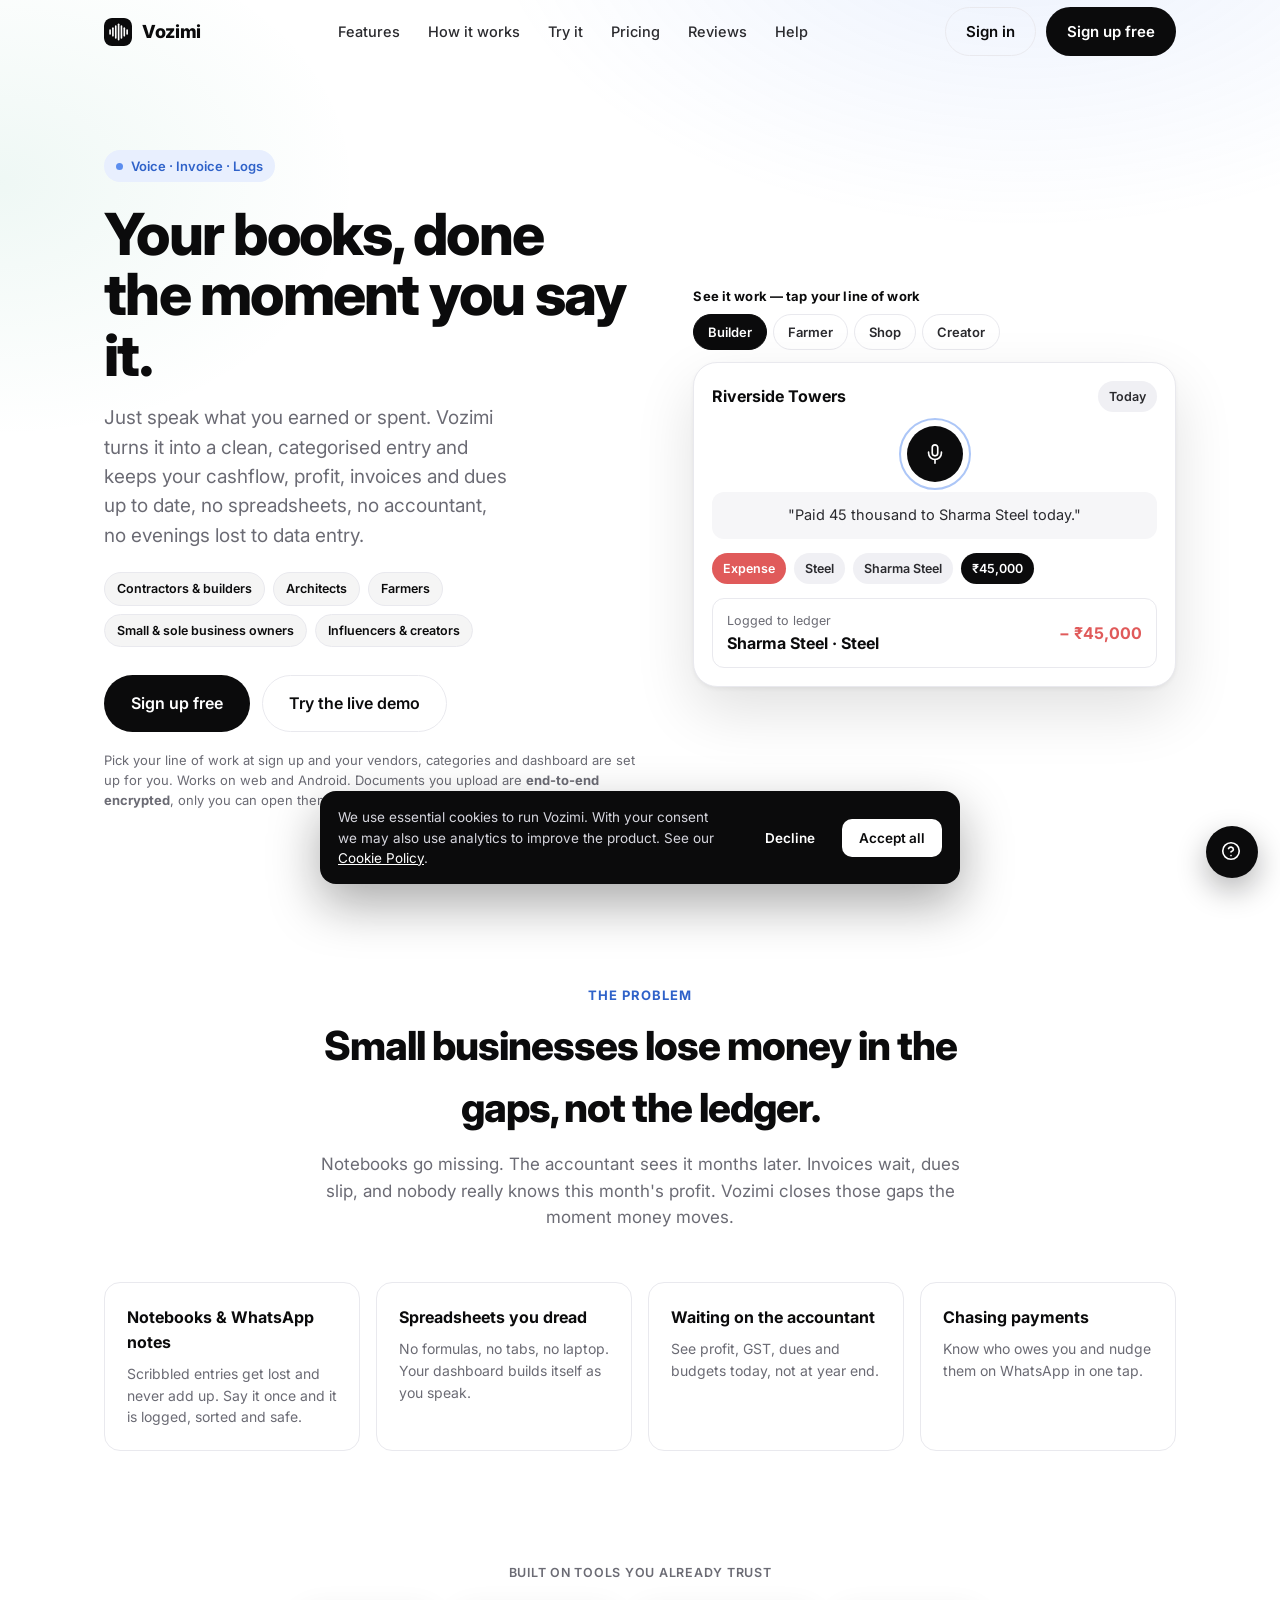
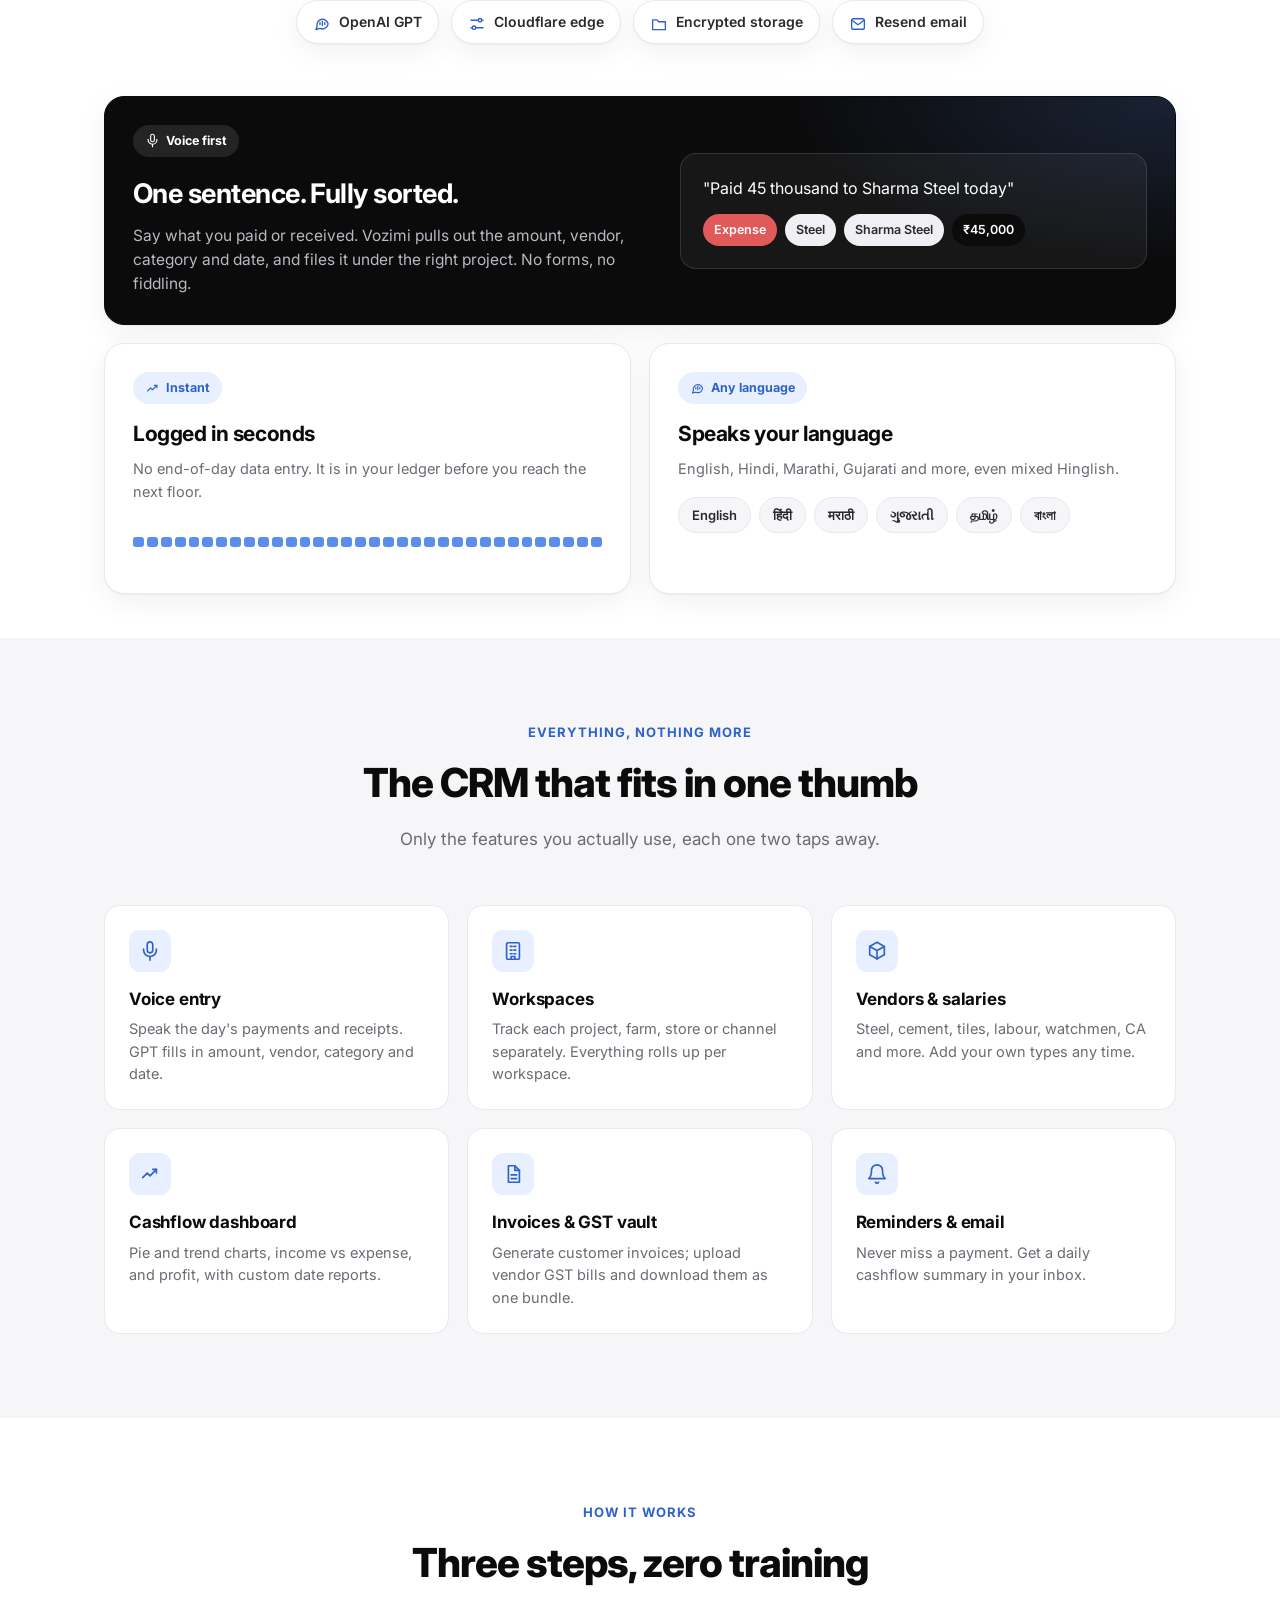
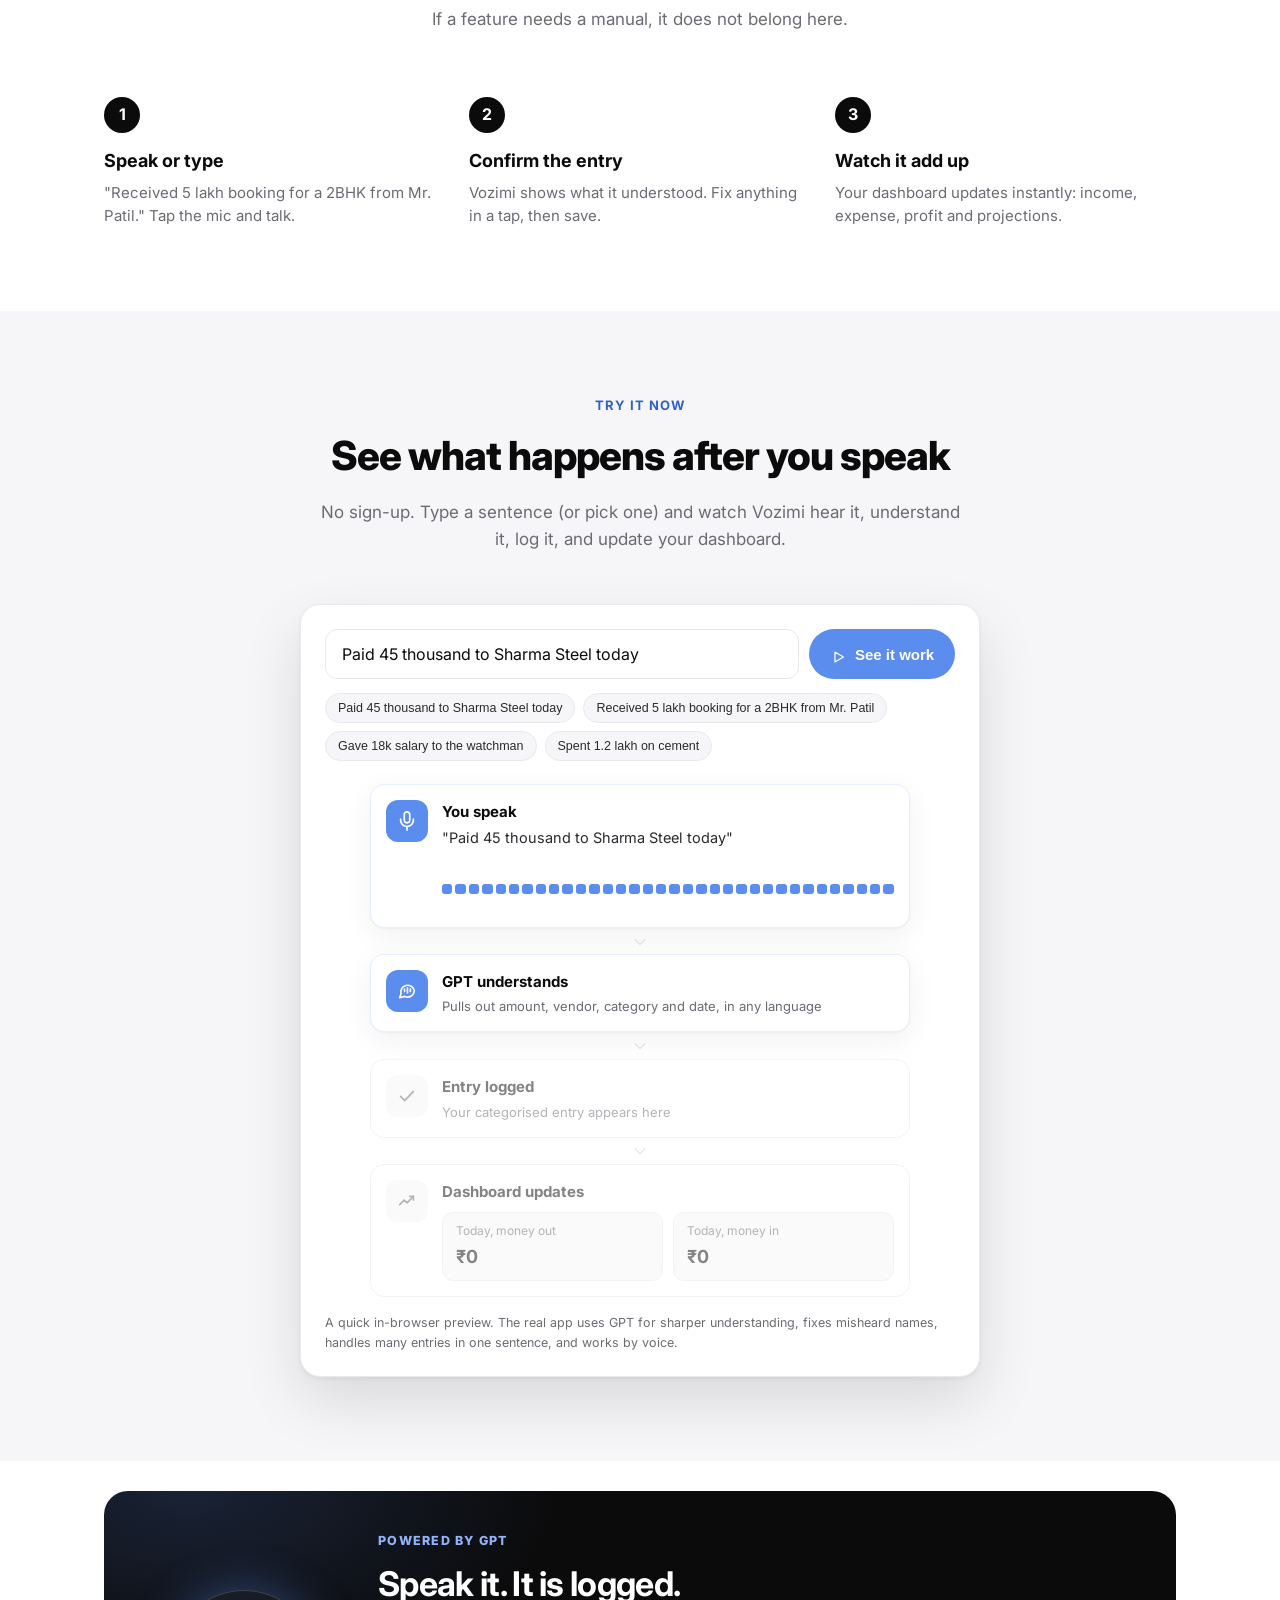
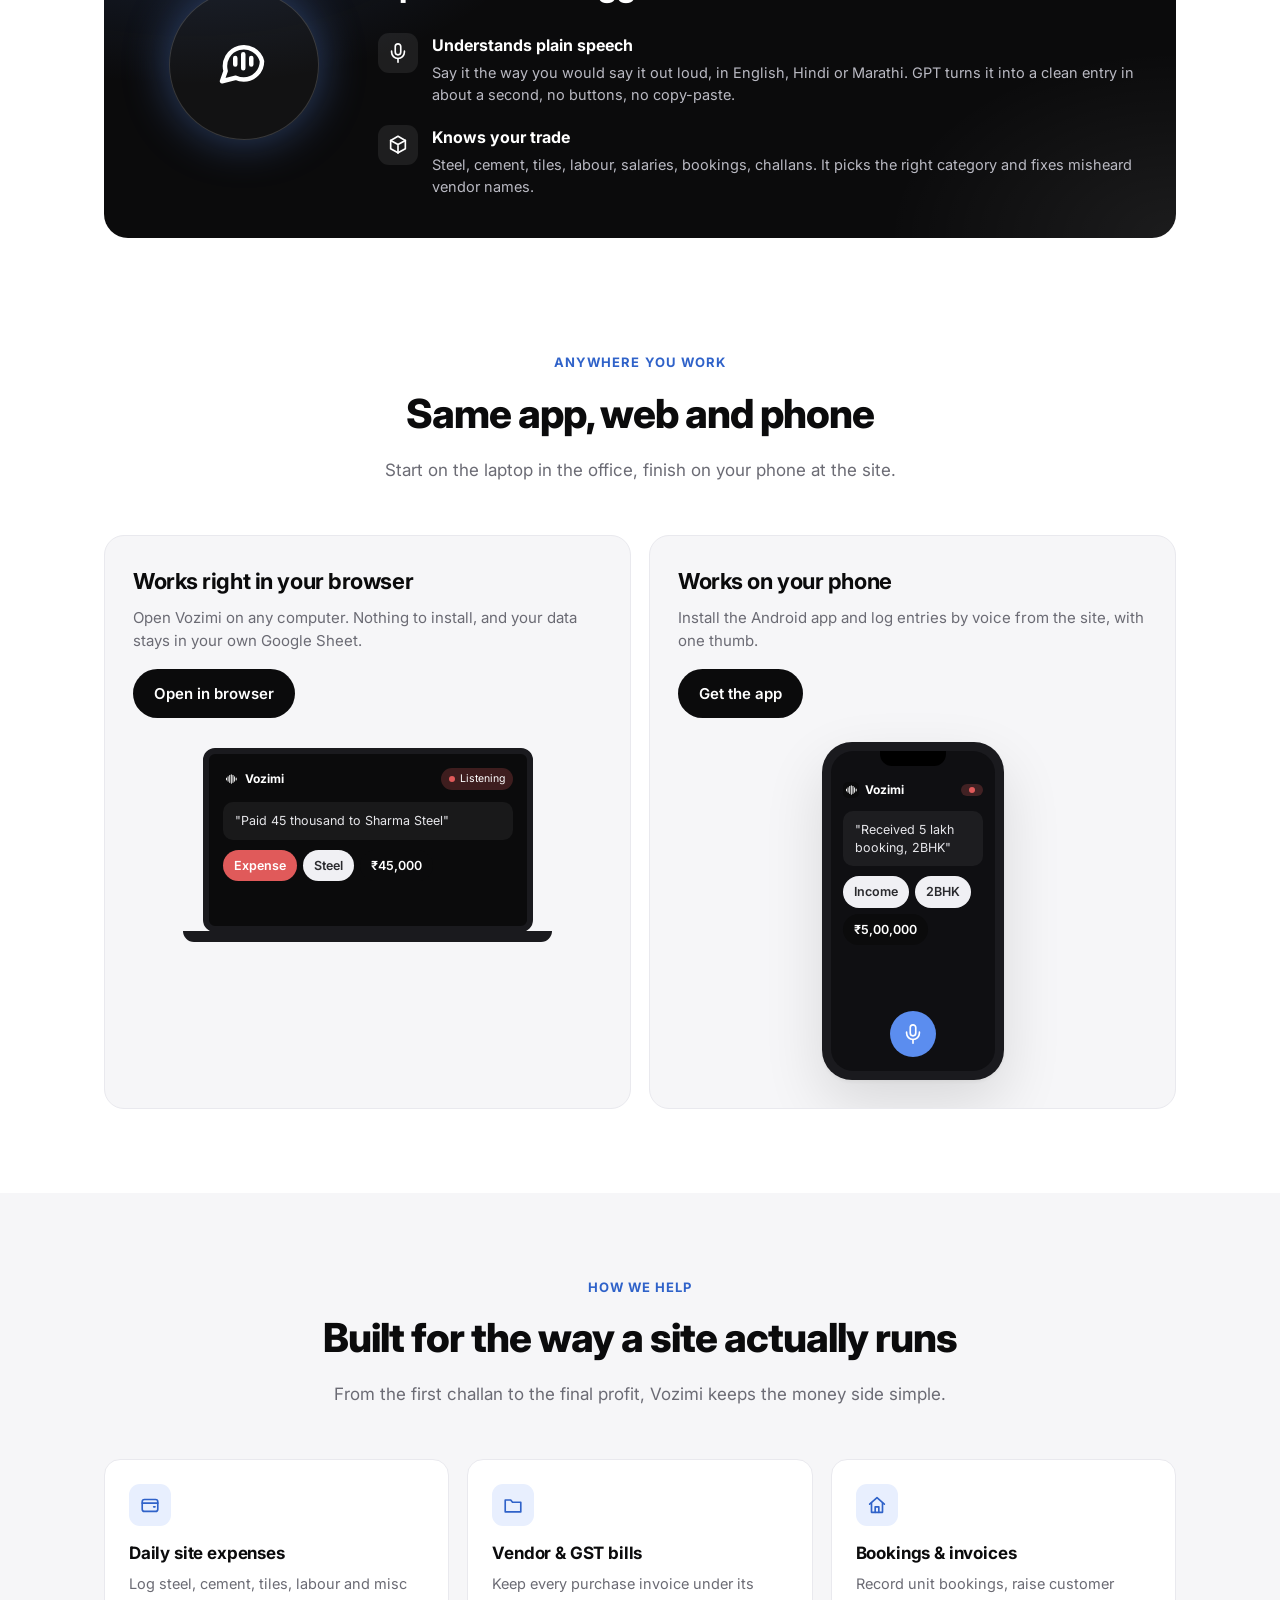
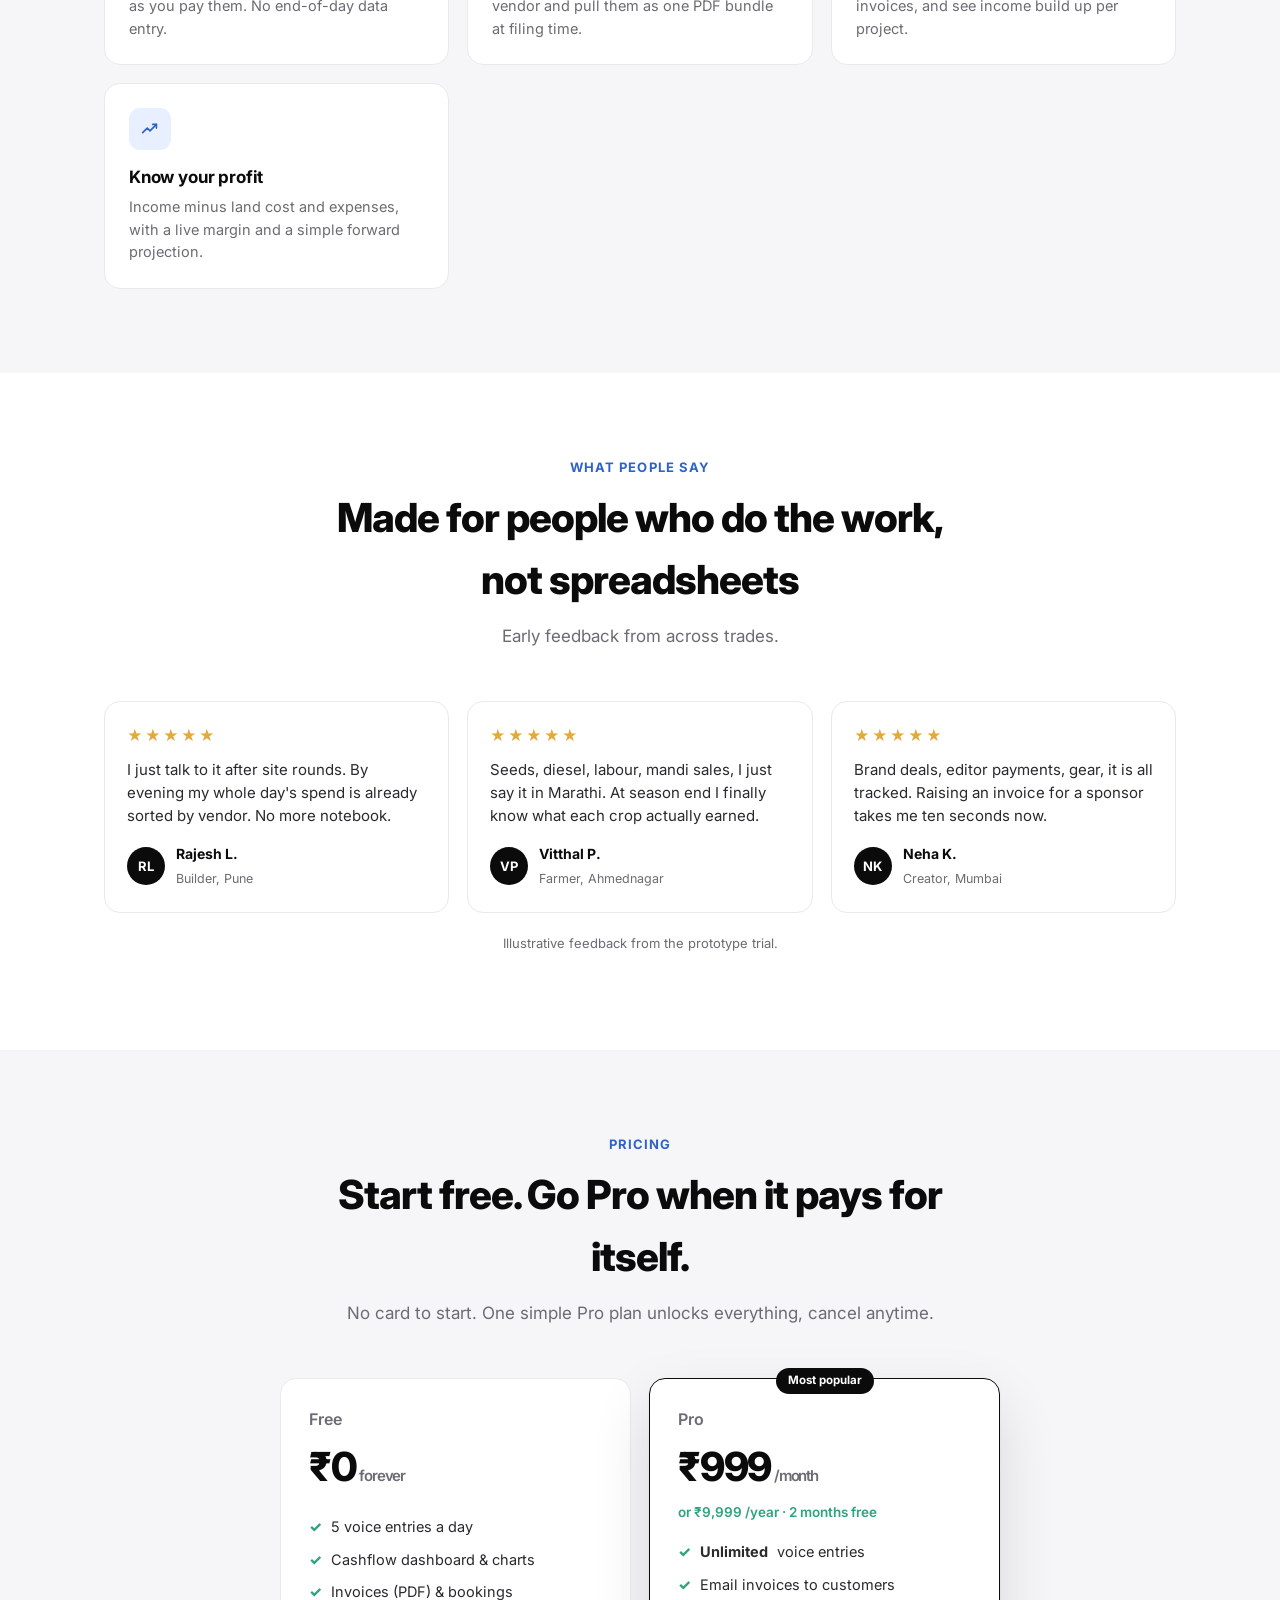
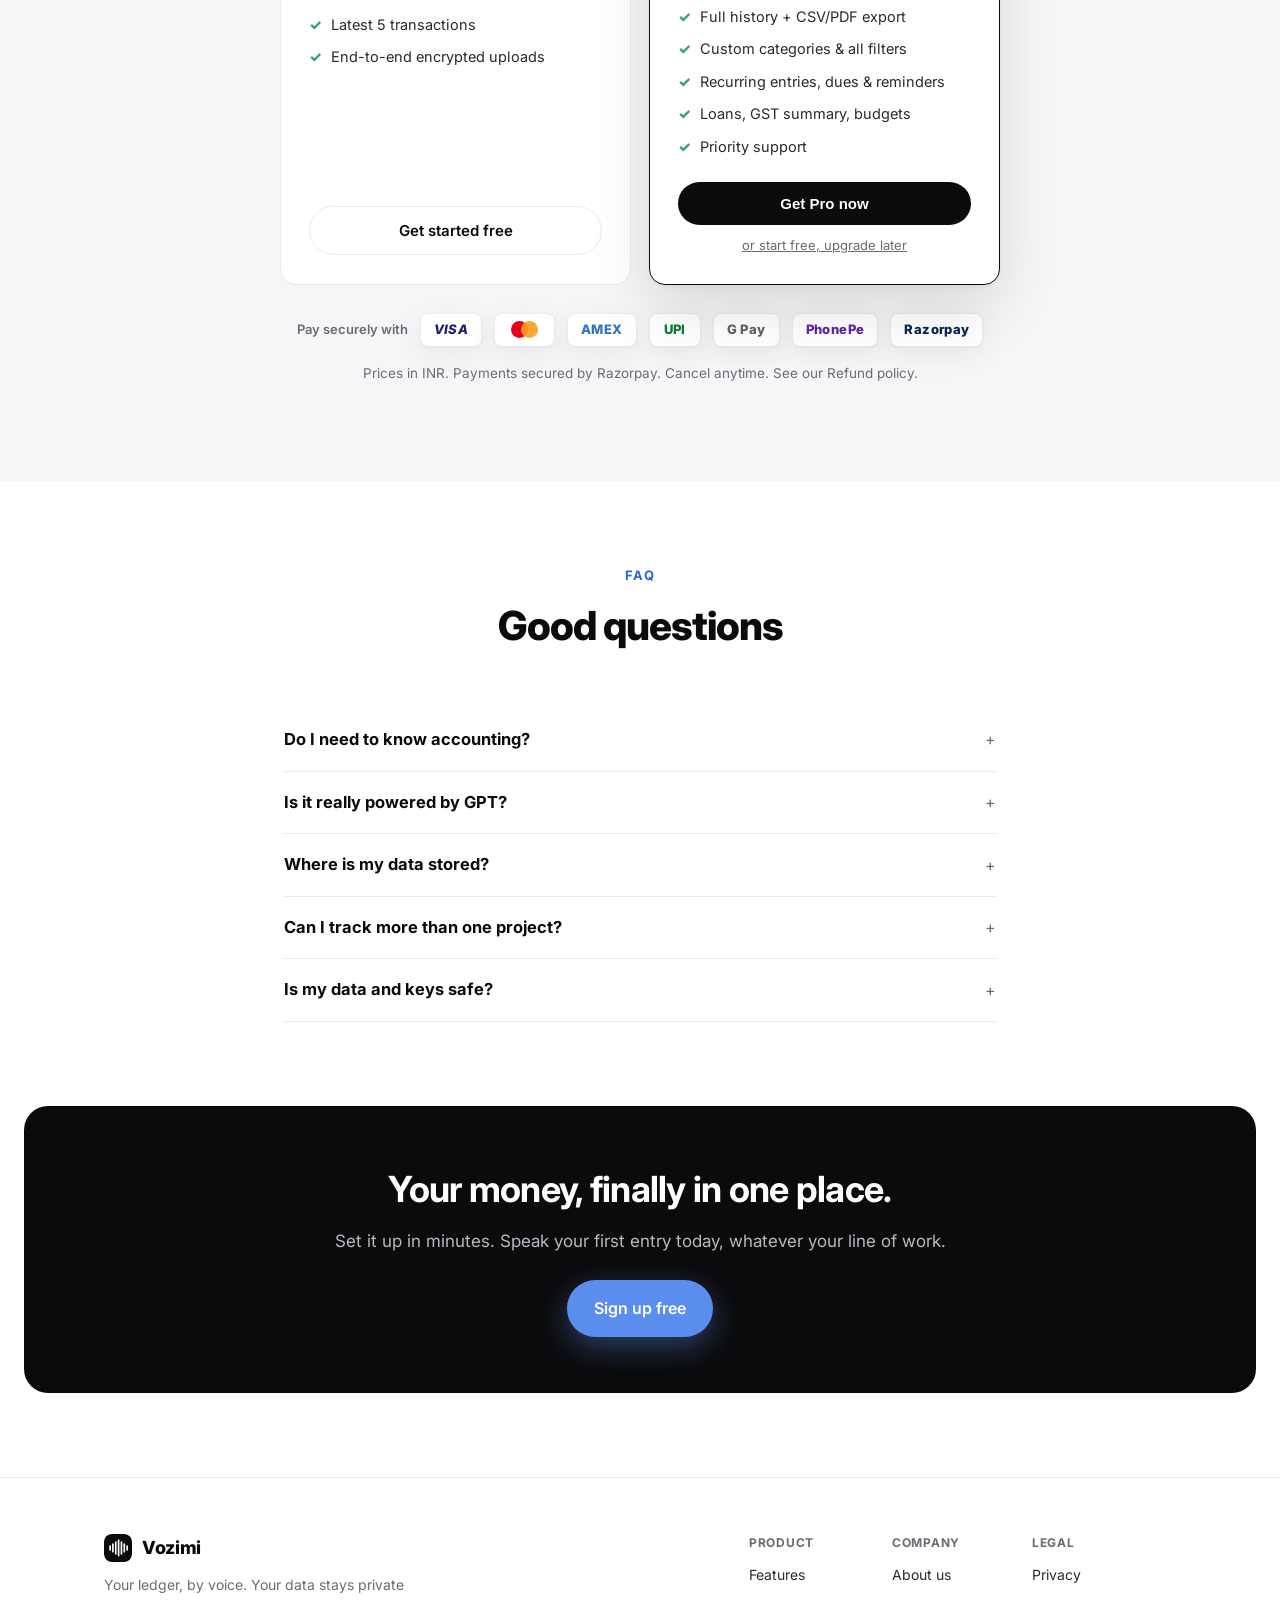
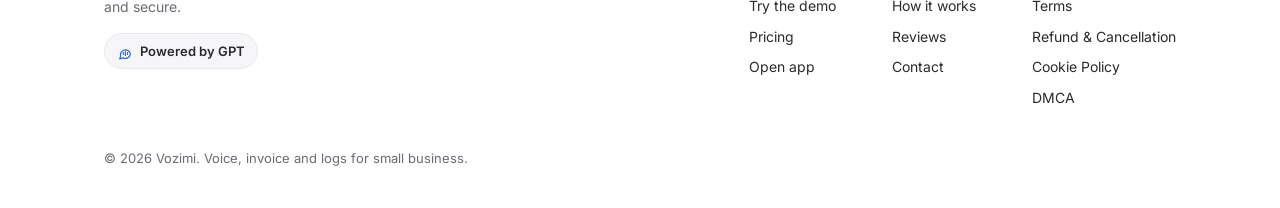
<file: index.html>
<!doctype html>
<html lang="en">
<head>
<meta charset="utf-8"/>
<meta name="viewport" content="width=device-width,initial-scale=1"/>
<title>Vozimi — voice, invoice and logs in one place</title>
<meta name="description" content="Vozimi is the simplest way to run your business books. Just say what you earned or spent and it logs, categorises and charts your cashflow, raises invoices, and tracks dues, for contractors, farmers, shops, creators and any small business. No spreadsheets, no accountant."/>
<meta name="theme-color" content="#0B0B0C"/>
<link rel="icon" href="assets/icons/icon.svg"/>
<link rel="apple-touch-icon" href="assets/icons/icon.svg"/>
<link rel="manifest" href="manifest.webmanifest"/>
<meta property="og:title" content="Vozimi — voice, invoice and logs in one place"/>
<meta property="og:description" content="Just say what you earned or spent. Vozimi keeps your books, raises invoices and tracks dues. Built for small business."/>
<meta property="og:type" content="website"/>
<link rel="preconnect" href="https://fonts.googleapis.com"/>
<link rel="preconnect" href="https://fonts.gstatic.com" crossorigin/>
<link href="https://fonts.googleapis.com/css2?family=Inter:wght@400;500;600;700;800&display=swap" rel="stylesheet"/>
<link rel="stylesheet" href="css/site.css"/>
</head>
<body>

<!-- NAV -->
<header class="nav" id="nav">
  <div class="wrap nav-in">
    <a class="brand" href="#top"><img src="assets/icons/icon.svg" alt=""/> Vozimi</a>
    <nav class="nav-links" id="navLinks">
      <a href="#features">Features</a>
      <a href="#how">How it works</a>
      <a href="#try">Try it</a>
      <a href="#pricing">Pricing</a>
      <a href="#reviews">Reviews</a>
      <a href="contact.html">Help</a>
      <a class="mobile-only" href="app.html">Sign in</a>
      <a class="mobile-only" href="app.html?signup=1">Sign up</a>
    </nav>
    <div class="nav-cta">
      <a class="btn btn-ghost" href="app.html">Sign in</a>
      <a class="btn btn-dark" href="app.html?signup=1">Sign up free</a>
    </div>
    <button class="nav-toggle" id="navToggle" aria-label="Menu"><span></span><span></span><span></span></button>
  </div>
</header>

<main id="top">

<!-- HERO -->
<section class="hero">
  <div class="wrap hero-grid">
    <div class="reveal in">
      <span class="eyebrow"><span class="dot"></span> Voice &middot; Invoice &middot; Logs</span>
      <h1 class="hero-title">Your books, done the moment you say it.</h1>
      <p class="hero-sub">Just speak what you earned or spent. Vozimi turns it into a clean, categorised entry and keeps your cashflow, profit, invoices and dues up to date, no spreadsheets, no accountant, no evenings lost to data entry.</p>
      <ul class="aud-chips" aria-label="Who it is for">
        <li>Contractors &amp; builders</li>
        <li>Architects</li>
        <li>Farmers</li>
        <li>Small &amp; sole business owners</li>
        <li>Influencers &amp; creators</li>
      </ul>
      <div class="hero-cta">
        <a class="btn btn-dark btn-lg" href="app.html?signup=1">Sign up free</a>
        <a class="btn btn-ghost btn-lg" href="#try">Try the live demo</a>
      </div>
      <p class="hero-note">Pick your line of work at sign up and your vendors, categories and dashboard are set up for you. Works on web and Android. Documents you upload are <b>end-to-end encrypted</b>, only you can open them.</p>
    </div>
    <div class="reveal in" data-d="1">
      <p class="demo-cap">See it work &mdash; tap your line of work</p>
      <div class="demo-tabs" id="demoTabs" role="tablist">
        <button class="on" data-dt="builder">Builder</button>
        <button data-dt="farmer">Farmer</button>
        <button data-dt="shop">Shop</button>
        <button data-dt="creator">Creator</button>
      </div>
      <div class="mock">
        <div class="mock-head"><strong id="dmProj">Riverside Towers</strong><span class="chip">Today</span></div>
        <div class="mic" aria-hidden="true" data-ic="mic"></div>
        <div class="said" id="dmSaid">"Paid 45 thousand to Sharma Steel today."</div>
        <div class="chip-row" id="dmChips">
          <span class="chip exp">Expense</span>
          <span class="chip">Steel</span>
          <span class="chip">Sharma Steel</span>
          <span class="chip amt">&#8377;45,000</span>
        </div>
        <div class="entry-card">
          <div><div class="muted" style="font-size:12.5px" id="dmLedger">Logged to ledger</div><b id="dmEntry">Sharma Steel &middot; Steel</b></div>
          <b id="dmAmt" style="color:var(--expense)">&minus; &#8377;45,000</b>
        </div>
      </div>
    </div>
  </div>
</section>

<!-- PROBLEM -->
<section class="problem">
  <div class="wrap">
    <div class="sec-head reveal">
      <div class="kicker">The problem</div>
      <h2>Small businesses lose money in the gaps, not the ledger.</h2>
      <p>Notebooks go missing. The accountant sees it months later. Invoices wait, dues slip, and nobody really knows this month's profit. Vozimi closes those gaps the moment money moves.</p>
    </div>
    <div class="prob-grid reveal" data-d="1">
      <div class="prob-card"><h3>Notebooks &amp; WhatsApp notes</h3><p>Scribbled entries get lost and never add up. Say it once and it is logged, sorted and safe.</p></div>
      <div class="prob-card"><h3>Spreadsheets you dread</h3><p>No formulas, no tabs, no laptop. Your dashboard builds itself as you speak.</p></div>
      <div class="prob-card"><h3>Waiting on the accountant</h3><p>See profit, GST, dues and budgets today, not at year end.</p></div>
      <div class="prob-card"><h3>Chasing payments</h3><p>Know who owes you and nudge them on WhatsApp in one tap.</p></div>
    </div>
  </div>
</section>

<!-- POWERED BY / TRUST -->
<section class="powered">
  <div class="wrap">
    <p class="powered-label reveal">Built on tools you already trust</p>
    <div class="badges reveal" data-d="1">
      <span class="badge"><span data-ic="agent"></span> OpenAI GPT</span>
      <span class="badge"><span data-ic="settings"></span> Cloudflare edge</span>
      <span class="badge"><span data-ic="folder"></span> Encrypted storage</span>
      <span class="badge"><span data-ic="mail"></span> Resend email</span>
    </div>
  </div>
</section>

<!-- SHOWCASE BAND -->
<section class="showcase">
  <div class="wrap">
    <div class="show-grid">
      <article class="show-card show-dark reveal">
        <div class="show-text">
          <span class="show-tag"><span data-ic="mic"></span> Voice first</span>
          <h3>One sentence. Fully sorted.</h3>
          <p>Say what you paid or received. Vozimi pulls out the amount, vendor, category and date, and files it under the right project. No forms, no fiddling.</p>
        </div>
        <div class="show-demo">
          <div class="show-said">"Paid 45 thousand to Sharma Steel today"</div>
          <div class="chip-row">
            <span class="chip exp">Expense</span><span class="chip">Steel</span><span class="chip">Sharma Steel</span><span class="chip amt">&#8377;45,000</span>
          </div>
        </div>
      </article>
      <article class="show-card reveal" data-d="1">
        <span class="show-tag light"><span data-ic="trendUp"></span> Instant</span>
        <h3>Logged in seconds</h3>
        <p>No end-of-day data entry. It is in your ledger before you reach the next floor.</p>
        <div class="wave static" id="showWave"></div>
      </article>
      <article class="show-card reveal" data-d="2">
        <span class="show-tag light"><span data-ic="agent"></span> Any language</span>
        <h3>Speaks your language</h3>
        <p>English, Hindi, Marathi, Gujarati and more, even mixed Hinglish.</p>
        <div class="lang-chips"><span>English</span><span>&#2361;&#2367;&#2306;&#2342;&#2368;</span><span>&#2350;&#2352;&#2366;&#2336;&#2368;</span><span>&#2711;&#2753;&#2716;&#2736;&#2750;&#2724;&#2752;</span><span>&#2980;&#2990;&#3007;&#2996;&#3021;</span><span>&#2476;&#2494;&#2434;&#2482;&#2494;</span></div>
      </article>
    </div>
  </div>
</section>

<!-- FEATURES -->
<section class="features" id="features">
  <div class="wrap">
    <div class="sec-head reveal">
      <div class="kicker">Everything, nothing more</div>
      <h2>The CRM that fits in one thumb</h2>
      <p>Only the features you actually use, each one two taps away.</p>
    </div>
    <div class="feat-grid">
      <div class="feat reveal"><div class="ico" data-ic="mic"></div><h3>Voice entry</h3><p>Speak the day's payments and receipts. GPT fills in amount, vendor, category and date.</p></div>
      <div class="feat reveal" data-d="1"><div class="ico" data-ic="building"></div><h3>Workspaces</h3><p>Track each project, farm, store or channel separately. Everything rolls up per workspace.</p></div>
      <div class="feat reveal" data-d="2"><div class="ico" data-ic="cube"></div><h3>Vendors &amp; salaries</h3><p>Steel, cement, tiles, labour, watchmen, CA and more. Add your own types any time.</p></div>
      <div class="feat reveal"><div class="ico" data-ic="trendUp"></div><h3>Cashflow dashboard</h3><p>Pie and trend charts, income vs expense, and profit, with custom date reports.</p></div>
      <div class="feat reveal" data-d="1"><div class="ico" data-ic="doc"></div><h3>Invoices &amp; GST vault</h3><p>Generate customer invoices; upload vendor GST bills and download them as one bundle.</p></div>
      <div class="feat reveal" data-d="2"><div class="ico" data-ic="bell"></div><h3>Reminders &amp; email</h3><p>Never miss a payment. Get a daily cashflow summary in your inbox.</p></div>
    </div>
  </div>
</section>

<!-- HOW IT WORKS -->
<section id="how">
  <div class="wrap">
    <div class="sec-head reveal">
      <div class="kicker">How it works</div>
      <h2>Three steps, zero training</h2>
      <p>If a feature needs a manual, it does not belong here.</p>
    </div>
    <div class="steps">
      <div class="step reveal"><div class="n">1</div><h3>Speak or type</h3><p>"Received 5 lakh booking for a 2BHK from Mr. Patil." Tap the mic and talk.</p></div>
      <div class="step reveal" data-d="1"><div class="n">2</div><h3>Confirm the entry</h3><p>Vozimi shows what it understood. Fix anything in a tap, then save.</p></div>
      <div class="step reveal" data-d="2"><div class="n">3</div><h3>Watch it add up</h3><p>Your dashboard updates instantly: income, expense, profit and projections.</p></div>
    </div>
  </div>
</section>

<!-- TRY IT (interactive workflow) -->
<section class="tryit" id="try">
  <div class="wrap">
    <div class="sec-head reveal">
      <div class="kicker">Try it now</div>
      <h2>See what happens after you speak</h2>
      <p>No sign-up. Type a sentence (or pick one) and watch Vozimi hear it, understand it, log it, and update your dashboard.</p>
    </div>
    <div class="try-card reveal" data-d="1">
      <div class="try-in">
        <input id="tryInput" type="text" placeholder="e.g. Paid 45 thousand to Sharma Steel today" aria-label="Try a sentence"/>
        <button class="btn btn-accent" id="tryBtn"><span data-ic="play"></span> See it work</button>
      </div>
      <div class="try-samples" id="trySamples">
        <button class="sample">Paid 45 thousand to Sharma Steel today</button>
        <button class="sample">Received 5 lakh booking for a 2BHK from Mr. Patil</button>
        <button class="sample">Gave 18k salary to the watchman</button>
        <button class="sample">Spent 1.2 lakh on cement</button>
      </div>

      <div class="workflow" id="workflow">
        <div class="wf-step" data-s="1">
          <div class="wf-ic" data-ic="mic"></div>
          <div class="wf-body">
            <div class="wf-t">You speak</div>
            <div class="wf-said" id="wfSaid">Tap a sample above, or type your own</div>
            <div class="wave" id="wfWave"></div>
          </div>
        </div>
        <div class="wf-arrow" data-ic="chevronDown"></div>
        <div class="wf-step" data-s="2">
          <div class="wf-ic" data-ic="agent"></div>
          <div class="wf-body">
            <div class="wf-t">GPT understands</div>
            <div class="wf-sub">Pulls out amount, vendor, category and date, in any language</div>
          </div>
        </div>
        <div class="wf-arrow" data-ic="chevronDown"></div>
        <div class="wf-step" data-s="3">
          <div class="wf-ic" data-ic="check"></div>
          <div class="wf-body">
            <div class="wf-t">Entry logged</div>
            <div id="wfEntry" class="wf-entry-empty">Your categorised entry appears here</div>
          </div>
        </div>
        <div class="wf-arrow" data-ic="chevronDown"></div>
        <div class="wf-step" data-s="4">
          <div class="wf-ic" data-ic="trendUp"></div>
          <div class="wf-body">
            <div class="wf-t">Dashboard updates</div>
            <div class="wf-stats">
              <div class="wf-stat"><span>Today, money out</span><b id="wfOut">&#8377;0</b></div>
              <div class="wf-stat"><span>Today, money in</span><b id="wfIn">&#8377;0</b></div>
            </div>
          </div>
        </div>
      </div>

      <p class="try-note">A quick in-browser preview. The real app uses GPT for sharper understanding, fixes misheard names, handles many entries in one sentence, and works by voice.</p>
    </div>
  </div>
</section>

<!-- POWERED BY GPT (dark band) -->
<section class="gptband">
  <div class="wrap">
    <div class="gpt-card reveal">
      <div class="gpt-logo"><span data-ic="agent"></span></div>
      <div class="gpt-content">
        <div class="gpt-kicker">Powered by GPT</div>
        <h2>Speak it. It is logged.</h2>
        <div class="gpt-rows">
          <div class="gpt-row"><div class="gpt-ic" data-ic="mic"></div><div><b>Understands plain speech</b><p>Say it the way you would say it out loud, in English, Hindi or Marathi. GPT turns it into a clean entry in about a second, no buttons, no copy-paste.</p></div></div>
          <div class="gpt-row"><div class="gpt-ic" data-ic="cube"></div><div><b>Knows your trade</b><p>Steel, cement, tiles, labour, salaries, bookings, challans. It picks the right category and fixes misheard vendor names.</p></div></div>
        </div>
      </div>
    </div>
  </div>
</section>

<!-- WORKS ON BROWSER / PHONE -->
<section>
  <div class="wrap">
    <div class="sec-head reveal">
      <div class="kicker">Anywhere you work</div>
      <h2>Same app, web and phone</h2>
      <p>Start on the laptop in the office, finish on your phone at the site.</p>
    </div>
    <div class="devices">
      <article class="dev-card reveal">
        <div class="dev-text">
          <h3>Works right in your browser</h3>
          <p>Open Vozimi on any computer. Nothing to install, and your data stays in your own Google Sheet.</p>
          <a class="btn btn-dark" href="app.html">Open in browser</a>
        </div>
        <div class="dev-visual">
          <div class="laptop">
            <div class="laptop-screen">
              <div class="mini-top"><span class="mini-brand"><img src="assets/icons/icon.svg" alt=""/> Vozimi</span><span class="mini-chip rec"><i></i> Listening</span></div>
              <div class="mini-said">"Paid 45 thousand to Sharma Steel"</div>
              <div class="mini-chips"><span class="chip exp">Expense</span><span class="chip">Steel</span><span class="chip amt">&#8377;45,000</span></div>
            </div>
            <div class="laptop-base"></div>
          </div>
        </div>
      </article>
      <article class="dev-card reveal" data-d="1">
        <div class="dev-text">
          <h3>Works on your phone</h3>
          <p>Install the Android app and log entries by voice from the site, with one thumb.</p>
          <a class="btn btn-dark" href="app.html">Get the app</a>
        </div>
        <div class="dev-visual">
          <div class="phone">
            <div class="phone-notch"></div>
            <div class="phone-screen">
              <div class="mini-top"><span class="mini-brand"><img src="assets/icons/icon.svg" alt=""/> Vozimi</span><span class="mini-chip rec"><i></i></span></div>
              <div class="mini-said">"Received 5 lakh booking, 2BHK"</div>
              <div class="mini-chips"><span class="chip">Income</span><span class="chip">2BHK</span><span class="chip amt">&#8377;5,00,000</span></div>
              <div class="phone-mic" data-ic="mic"></div>
            </div>
          </div>
        </div>
      </article>
    </div>
  </div>
</section>

<!-- HOW WE CAN HELP -->
<section class="features" id="help">
  <div class="wrap">
    <div class="sec-head reveal">
      <div class="kicker">How we help</div>
      <h2>Built for the way a site actually runs</h2>
      <p>From the first challan to the final profit, Vozimi keeps the money side simple.</p>
    </div>
    <div class="feat-grid">
      <div class="feat reveal"><div class="ico" data-ic="wallet"></div><h3>Daily site expenses</h3><p>Log steel, cement, tiles, labour and misc as you pay them. No end-of-day data entry.</p></div>
      <div class="feat reveal" data-d="1"><div class="ico" data-ic="folder"></div><h3>Vendor &amp; GST bills</h3><p>Keep every purchase invoice under its vendor and pull them as one PDF bundle at filing time.</p></div>
      <div class="feat reveal" data-d="2"><div class="ico" data-ic="home"></div><h3>Bookings &amp; invoices</h3><p>Record unit bookings, raise customer invoices, and see income build up per project.</p></div>
      <div class="feat reveal"><div class="ico" data-ic="trendUp"></div><h3>Know your profit</h3><p>Income minus land cost and expenses, with a live margin and a simple forward projection.</p></div>
    </div>
  </div>
</section>

<!-- REVIEWS -->
<section id="reviews">
  <div class="wrap">
    <div class="sec-head reveal">
      <div class="kicker">What people say</div>
      <h2>Made for people who do the work, not spreadsheets</h2>
      <p>Early feedback from across trades.</p>
    </div>
    <div class="reviews">
      <figure class="review reveal">
        <div class="stars" aria-label="5 out of 5">&#9733;&#9733;&#9733;&#9733;&#9733;</div>
        <blockquote>I just talk to it after site rounds. By evening my whole day's spend is already sorted by vendor. No more notebook.</blockquote>
        <figcaption><span class="av">RL</span><span><b>Rajesh L.</b><small>Builder, Pune</small></span></figcaption>
      </figure>
      <figure class="review reveal" data-d="1">
        <div class="stars" aria-label="5 out of 5">&#9733;&#9733;&#9733;&#9733;&#9733;</div>
        <blockquote>Seeds, diesel, labour, mandi sales, I just say it in Marathi. At season end I finally know what each crop actually earned.</blockquote>
        <figcaption><span class="av">VP</span><span><b>Vitthal P.</b><small>Farmer, Ahmednagar</small></span></figcaption>
      </figure>
      <figure class="review reveal" data-d="2">
        <div class="stars" aria-label="5 out of 5">&#9733;&#9733;&#9733;&#9733;&#9733;</div>
        <blockquote>Brand deals, editor payments, gear, it is all tracked. Raising an invoice for a sponsor takes me ten seconds now.</blockquote>
        <figcaption><span class="av">NK</span><span><b>Neha K.</b><small>Creator, Mumbai</small></span></figcaption>
      </figure>
    </div>
    <p class="center muted" style="margin-top:20px;font-size:13px">Illustrative feedback from the prototype trial.</p>
  </div>
</section>

<!-- PRICING -->
<section class="pricing" id="pricing">
  <div class="wrap">
    <div class="sec-head reveal">
      <div class="kicker">Pricing</div>
      <h2>Start free. Go Pro when it pays for itself.</h2>
      <p>No card to start. One simple Pro plan unlocks everything, cancel anytime.</p>
    </div>
    <div class="price-grid two">
      <div class="plan reveal">
        <h3>Free</h3>
        <div class="amt">&#8377;0<small> forever</small></div>
        <ul><li>5 voice entries a day</li><li>Cashflow dashboard &amp; charts</li><li>Invoices (PDF) &amp; bookings</li><li>Latest 5 transactions</li><li>End-to-end encrypted uploads</li></ul>
        <a class="btn btn-ghost" href="app.html?signup=1">Get started free</a>
      </div>
      <div class="plan featured reveal" data-d="1">
        <h3>Pro</h3>
        <div class="amt">&#8377;999<small> /month</small></div>
        <div class="amt-alt">or &#8377;9,999 /year &middot; 2 months free</div>
        <ul><li><b>Unlimited</b> voice entries</li><li>Email invoices to customers</li><li>Full history + CSV/PDF export</li><li>Custom categories &amp; all filters</li><li>Recurring entries, dues &amp; reminders</li><li>Loans, GST summary, budgets</li><li>Priority support</li></ul>
        <button class="btn btn-dark" type="button" id="getProBtn">Get Pro now</button>
        <a class="plan-alt" href="app.html?signup=1">or start free, upgrade later</a>
      </div>
    </div>
    <div class="pay-strip reveal">
      <span class="pay-label">Pay securely with</span>
      <span class="pay-badge pb-visa">VISA</span>
      <span class="pay-badge pb-mc"><i></i><i></i></span>
      <span class="pay-badge pb-amex">AMEX</span>
      <span class="pay-badge pb-upi">UPI</span>
      <span class="pay-badge pb-gpay">G&nbsp;Pay</span>
      <span class="pay-badge pb-ppe">PhonePe</span>
      <span class="pay-badge pb-rzp">Razorpay</span>
    </div>
    <p class="center muted" style="margin-top:16px;font-size:13.5px">Prices in INR. Payments secured by Razorpay. Cancel anytime. See our <a href="refund.html">Refund policy</a>.</p>
  </div>
</section>

<!-- FAQ -->
<section id="faq">
  <div class="wrap" style="max-width:760px">
    <div class="sec-head reveal"><div class="kicker">FAQ</div><h2>Good questions</h2></div>
    <div id="faqList"></div>
  </div>
</section>

<!-- CTA -->
<section id="contact" style="padding-top:0">
  <div class="cta-band reveal">
    <h2>Your money, finally in one place.</h2>
    <p>Set it up in minutes. Speak your first entry today, whatever your line of work.</p>
    <a class="btn btn-accent btn-lg" href="app.html?signup=1">Sign up free</a>
  </div>
</section>

</main>

<!-- FOOTER -->
<footer>
  <div class="wrap">
    <div class="foot-top">
      <div class="foot-brandcol">
        <a class="brand" href="#top"><img src="assets/icons/icon.svg" alt=""/> Vozimi</a>
        <p class="muted" style="max-width:34ch;margin:12px 0 0;font-size:14px">Your ledger, by voice. Your data stays private and secure.</p>
        <p class="powered-foot"><span data-ic="agent"></span> Powered by GPT</p>
      </div>
      <div class="foot-cols">
        <div class="foot-col">
          <h4>Product</h4>
          <a href="#features">Features</a>
          <a href="#try">Try the demo</a>
          <a href="#pricing">Pricing</a>
          <a href="app.html">Open app</a>
        </div>
        <div class="foot-col">
          <h4>Company</h4>
          <a href="about.html">About us</a>
          <a href="#how">How it works</a>
          <a href="#reviews">Reviews</a>
          <a href="contact.html">Contact</a>
        </div>
        <div class="foot-col">
          <h4>Legal</h4>
          <a href="privacy.html">Privacy</a>
          <a href="terms.html">Terms</a>
          <a href="refund.html">Refund &amp; Cancellation</a>
          <a href="cookies.html">Cookie Policy</a>
          <a href="dmca.html">DMCA</a>
        </div>
      </div>
    </div>
    <div class="copy">&copy; <span id="yr"></span> Vozimi. Voice, invoice and logs for small business.</div>
  </div>
</footer>

<a class="help-fab" href="contact.html" aria-label="Help and support" title="Help & Support"><span data-ic="help"></span></a>

<!-- Public Pro checkout (no account needed; account is created after payment) -->
<div class="co-bg" id="coBg" hidden>
  <div class="co-card" role="dialog" aria-modal="true" aria-labelledby="coTitle">
    <button class="co-x" id="coX" aria-label="Close">&times;</button>
    <h3 id="coTitle">Get Vozimi Pro</h3>
    <p class="co-sub">No account needed. Pay now, then set your password, we email you the link.</p>
    <div class="co-plans" id="coPlans">
      <button type="button" class="co-plan on" data-interval="monthly"><span class="cp-amt">&#8377;999</span><span class="cp-per">per month</span></button>
      <button type="button" class="co-plan" data-interval="yearly"><span class="cp-amt">&#8377;9,999</span><span class="cp-per">per year · 2 months free</span></button>
    </div>
    <div class="co-field"><label for="coEmail">Email</label><input id="coEmail" type="email" inputmode="email" placeholder="you@example.com" autocomplete="email"/></div>
    <div class="co-field"><label for="coName">Name <span class="co-opt">(optional)</span></label><input id="coName" type="text" placeholder="Your name"/></div>
    <div class="co-field"><label for="coWa">WhatsApp <span class="co-opt">(optional)</span></label><input id="coWa" type="tel" inputmode="tel" placeholder="+91 98765 43210"/></div>
    <p class="co-err" id="coErr" hidden></p>
    <button class="btn btn-dark btn-block" id="coPay" type="button">Continue to secure payment</button>
    <p class="co-fine">Auto-renews, cancel anytime. Payments secured by Razorpay. By continuing you agree to our <a href="terms.html">Terms</a> and <a href="refund.html">Refund policy</a>.</p>
  </div>
</div>

<script src="https://checkout.razorpay.com/v1/checkout.js"></script>
<script src="js/config.js"></script>
<script src="js/icons.js"></script>
<script src="js/consent.js"></script>
<script src="js/site.js"></script>
<script>
/* Public Pro checkout: subscribe without an account. On success the backend webhook
 * provisions a Pro account and emails a "set your password" link. */
(function(){
  var bg=document.getElementById('coBg'); if(!bg) return;
  var interval='monthly', busy=false;
  function open(){ bg.hidden=false; document.body.style.overflow='hidden'; var e=document.getElementById('coEmail'); if(e) setTimeout(function(){e.focus();},50); }
  function close(){ bg.hidden=true; document.body.style.overflow=''; showErr(''); }
  function showErr(m){ var el=document.getElementById('coErr'); if(!el) return; el.textContent=m||''; el.hidden=!m; }
  var btn=document.getElementById('getProBtn'); if(btn) btn.addEventListener('click',open);
  document.getElementById('coX').addEventListener('click',close);
  bg.addEventListener('click',function(e){ if(e.target===bg) close(); });
  document.getElementById('coPlans').addEventListener('click',function(e){ var b=e.target.closest('.co-plan'); if(!b) return;
    interval=b.getAttribute('data-interval');
    Array.prototype.forEach.call(this.children,function(x){ x.classList.toggle('on',x===b); });
  });
  function validEmail(v){ return /^[^\s@]+@[^\s@]+\.[^\s@]+$/.test(v); }
  document.getElementById('coPay').addEventListener('click',function(){
    if(busy) return;
    var email=(document.getElementById('coEmail').value||'').trim().toLowerCase();
    var name=(document.getElementById('coName').value||'').trim();
    var wa=(document.getElementById('coWa').value||'').trim();
    if(!validEmail(email)){ showErr('Please enter a valid email address.'); return; }
    if(typeof Razorpay==='undefined'){ showErr('Payment is still loading, please try again in a moment.'); return; }
    showErr(''); busy=true; var pay=document.getElementById('coPay'); var label=pay.textContent; pay.textContent='Starting secure checkout...'; pay.disabled=true;
    var base=(window.BK&&BK.apiBase&&BK.apiBase())||'';
    fetch(base,{method:'POST',headers:{'Content-Type':'text/plain;charset=utf-8'},body:JSON.stringify({action:'publicCheckout',payload:{email:email,name:name,whatsapp:wa,interval:interval}})})
      .then(function(r){return r.json();})
      .then(function(j){
        busy=false; pay.textContent=label; pay.disabled=false;
        if(!j.ok){
          if(j.code==='HAS_ACCOUNT'){ showErr('You already have an account. Redirecting you to sign in...'); setTimeout(function(){ location.href='app.html?email='+encodeURIComponent(email); },1400); return; }
          if(j.code==='PAY_OFF'){ showErr('Online payment is not live yet. Please start free in the app, you can upgrade from inside.'); return; }
          showErr(j.error||'Could not start checkout. Please try again.'); return;
        }
        var d=j.data;
        var rz=new Razorpay({ key:d.keyId, subscription_id:d.subscriptionId, name:'Vozimi', description:'Vozimi Pro ('+d.interval+')',
          theme:{color:'#0B0B0C'}, prefill:{ email:email, name:name, contact:wa.replace(/[^\d+]/g,'') },
          handler:function(){
            document.querySelector('.co-card').innerHTML='<h3>Payment received</h3><p class="co-sub">Thank you. Your Pro account is being set up.</p><p class="co-sub"><b>Check your email</b> (and spam) for a link to set your password, then sign in. It can take a minute to arrive.</p><a class="btn btn-dark btn-block" href="app.html">Go to sign in</a>';
          },
          modal:{ ondismiss:function(){ showErr('Payment was cancelled. You can try again anytime.'); } }
        });
        rz.open();
      })
      .catch(function(){ busy=false; pay.textContent=label; pay.disabled=false; showErr('Network error. Please check your connection and try again.'); });
  });
})();
</script>
<script>
/* Multi-profession demo swapper for the hero mock. */
(function(){
  var D={
    builder:{proj:'Riverside Towers',said:'"Paid 45 thousand to Sharma Steel today."',chips:[['exp','Expense'],['','Steel'],['','Sharma Steel'],['amt','₹45,000']],ledger:'Logged to ledger',entry:'Sharma Steel · Steel',amt:'− ₹45,000',out:true},
    farmer:{proj:'North Field',said:'"Paid 8 thousand for seeds today."',chips:[['exp','Expense'],['','Seeds'],['','Agro Seeds'],['amt','₹8,000']],ledger:'Logged to ledger',entry:'Agro Seeds · Seeds',amt:'− ₹8,000',out:true},
    shop:{proj:'My Store',said:'"Sold goods for 12 thousand today."',chips:[['inc','Income'],['','Sales'],['','Counter'],['amt','₹12,000']],ledger:'Logged to ledger',entry:'Daily sales',amt:'+ ₹12,000',out:false},
    creator:{proj:'My Channel',said:'"Received 50 thousand brand deal today."',chips:[['inc','Income'],['','Brand Deal'],['','Sponsor'],['amt','₹50,000']],ledger:'Logged to ledger',entry:'Brand deal',amt:'+ ₹50,000',out:false}
  };
  var tabs=document.getElementById('demoTabs');if(!tabs)return;
  function set(k){var d=D[k];if(!d)return;
    document.getElementById('dmProj').textContent=d.proj;
    document.getElementById('dmSaid').textContent=d.said;
    document.getElementById('dmChips').innerHTML=d.chips.map(function(c){return '<span class="chip'+(c[0]?' '+c[0]:'')+'">'+c[1]+'</span>';}).join('');
    document.getElementById('dmEntry').textContent=d.entry;
    var a=document.getElementById('dmAmt');a.textContent=d.amt;a.style.color='var(--'+(d.out?'expense':'income')+')';
  }
  tabs.addEventListener('click',function(e){var b=e.target.closest('button');if(!b)return;
    Array.prototype.forEach.call(tabs.children,function(x){x.classList.toggle('on',x===b);});set(b.getAttribute('data-dt'));});
})();
</script>
</body>
</html>
</file>
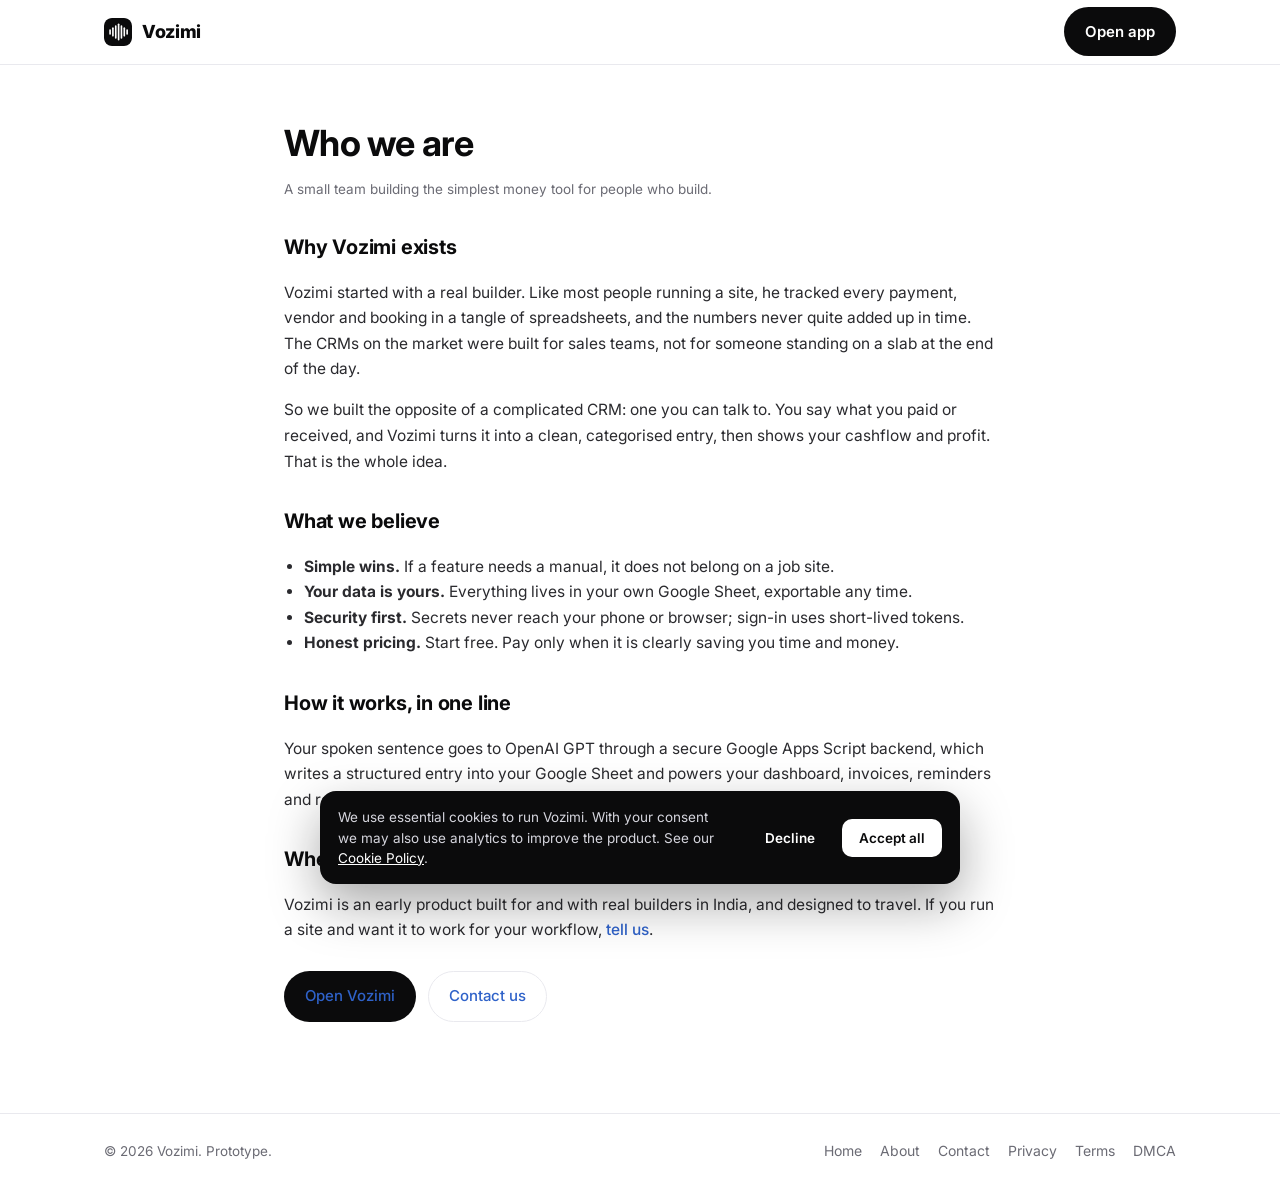
<file: about.html>
<!doctype html>
<html lang="en">
<head>
<meta charset="utf-8"/>
<meta name="viewport" content="width=device-width,initial-scale=1"/>
<title>About &middot; Vozimi</title>
<meta name="description" content="Who we are and why we built Vozimi, a voice-first CRM for builders."/>
<meta name="theme-color" content="#0B0B0C"/>
<link rel="icon" href="assets/icons/icon.svg"/>
<link href="https://fonts.googleapis.com/css2?family=Inter:wght@400;500;600;700;800&display=swap" rel="stylesheet"/>
<link rel="stylesheet" href="css/site.css"/>
</head>
<body>
<header class="nav scrolled"><div class="wrap nav-in">
  <a class="brand" href="index.html"><img src="assets/icons/icon.svg" alt=""/> Vozimi</a>
  <a class="btn btn-dark" href="app.html">Open app</a>
</div></header>

<main class="doc">
  <h1>Who we are</h1>
  <p class="updated">A small team building the simplest money tool for people who build.</p>

  <h2>Why Vozimi exists</h2>
  <p>Vozimi started with a real builder. Like most people running a site, he tracked every payment, vendor and booking in a tangle of spreadsheets, and the numbers never quite added up in time. The CRMs on the market were built for sales teams, not for someone standing on a slab at the end of the day.</p>
  <p>So we built the opposite of a complicated CRM: one you can talk to. You say what you paid or received, and Vozimi turns it into a clean, categorised entry, then shows your cashflow and profit. That is the whole idea.</p>

  <h2>What we believe</h2>
  <ul>
    <li><strong>Simple wins.</strong> If a feature needs a manual, it does not belong on a job site.</li>
    <li><strong>Your data is yours.</strong> Everything lives in your own Google Sheet, exportable any time.</li>
    <li><strong>Security first.</strong> Secrets never reach your phone or browser; sign-in uses short-lived tokens.</li>
    <li><strong>Honest pricing.</strong> Start free. Pay only when it is clearly saving you time and money.</li>
  </ul>

  <h2>How it works, in one line</h2>
  <p>Your spoken sentence goes to OpenAI GPT through a secure Google Apps Script backend, which writes a structured entry into your Google Sheet and powers your dashboard, invoices, reminders and reports.</p>

  <h2>Where we are</h2>
  <p>Vozimi is an early product built for and with real builders in India, and designed to travel. If you run a site and want it to work for your workflow, <a href="contact.html">tell us</a>.</p>

  <p style="margin-top:28px"><a class="btn btn-dark" href="app.html">Open Vozimi</a> &nbsp; <a class="btn btn-ghost" href="contact.html">Contact us</a></p>
</main>

<footer class="policy-foot"><div class="wrap">
  <span class="muted" style="font-size:13.5px">&copy; <span id="yr"></span> Vozimi. Prototype.</span>
  <nav class="policy-links">
    <a href="index.html">Home</a><a href="about.html">About</a><a href="contact.html">Contact</a><a href="privacy.html">Privacy</a><a href="terms.html">Terms</a><a href="dmca.html">DMCA</a>
  </nav>
</div></footer>
<script src="js/consent.js"></script>
<script>document.getElementById('yr').textContent=new Date().getFullYear();</script>
</body>
</html>
</file>
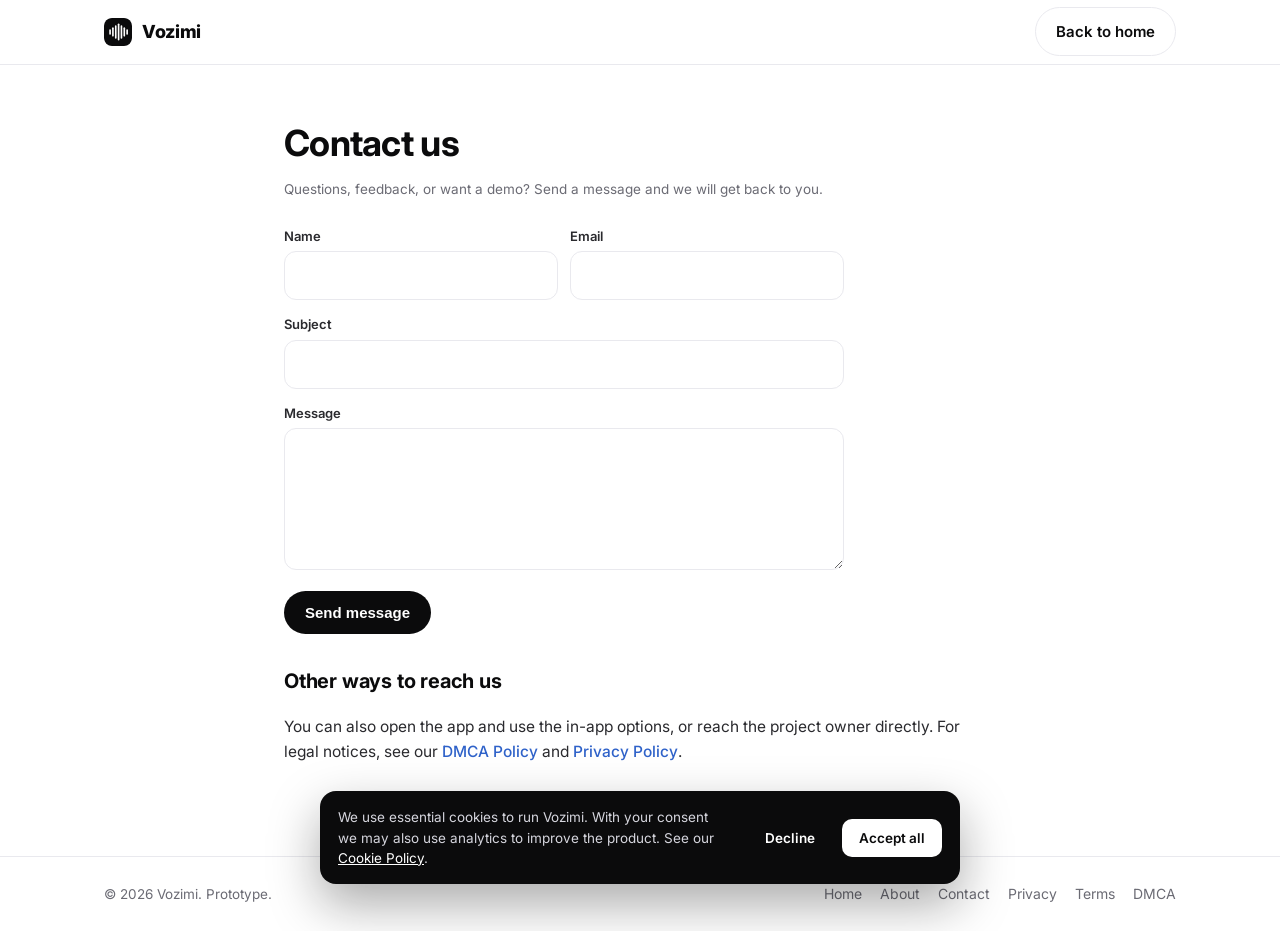
<file: contact.html>
<!doctype html>
<html lang="en">
<head>
<meta charset="utf-8"/>
<meta name="viewport" content="width=device-width,initial-scale=1"/>
<title>Contact &middot; Vozimi</title>
<meta name="description" content="Get in touch with the Vozimi team."/>
<meta name="theme-color" content="#0B0B0C"/>
<link rel="icon" href="assets/icons/icon.svg"/>
<link href="https://fonts.googleapis.com/css2?family=Inter:wght@400;500;600;700;800&display=swap" rel="stylesheet"/>
<link rel="stylesheet" href="css/site.css"/>
<style>
.cform{display:flex;flex-direction:column;gap:14px;max-width:560px;margin-top:24px}
.cform label{font-size:13px;font-weight:600;color:var(--ink2);margin-bottom:5px;display:block}
.cform input,.cform textarea{width:100%;font:inherit;font-size:15px;padding:12px 14px;border:1px solid var(--line);border-radius:12px;color:var(--ink);background:var(--surface)}
.cform input:focus,.cform textarea:focus{outline:none;border-color:var(--accent);box-shadow:0 0 0 3px var(--accent-soft)}
.cform .hp{position:absolute;left:-9999px;width:1px;height:1px;overflow:hidden}
.cmsg{font-size:14px;padding:12px 14px;border-radius:12px;display:none}
.cmsg.ok{display:block;background:var(--income-soft,#E2F3EC);color:#1f7a57}
.cmsg.err{display:block;background:#FBE7E7;color:#c0433f}
.crow{display:grid;grid-template-columns:1fr 1fr;gap:12px}
@media (max-width:560px){.crow{grid-template-columns:1fr}}
</style>
</head>
<body>
<header class="nav scrolled"><div class="wrap nav-in">
  <a class="brand" href="index.html"><img src="assets/icons/icon.svg" alt=""/> Vozimi</a>
  <a class="btn btn-ghost" href="index.html">Back to home</a>
</div></header>

<main class="doc">
  <h1>Contact us</h1>
  <p class="updated">Questions, feedback, or want a demo? Send a message and we will get back to you.</p>

  <div class="cmsg" id="cmsg"></div>
  <form class="cform" id="cform">
    <div class="crow">
      <div><label for="cn">Name</label><input id="cn" name="name" required maxlength="120" autocomplete="name"/></div>
      <div><label for="ce">Email</label><input id="ce" name="email" type="email" required maxlength="160" autocomplete="email"/></div>
    </div>
    <div><label for="cs">Subject</label><input id="cs" name="subject" maxlength="160"/></div>
    <div><label for="cmsgi">Message</label><textarea id="cmsgi" name="message" rows="5" required maxlength="4000"></textarea></div>
    <input class="hp" tabindex="-1" autocomplete="off" id="ccompany" name="company" aria-hidden="true"/>
    <button class="btn btn-dark" type="submit" id="csend" style="align-self:flex-start">Send message</button>
  </form>

  <h2>Other ways to reach us</h2>
  <p>You can also open the app and use the in-app options, or reach the project owner directly. For legal notices, see our <a href="dmca.html">DMCA Policy</a> and <a href="privacy.html">Privacy Policy</a>.</p>
</main>

<footer class="policy-foot"><div class="wrap">
  <span class="muted" style="font-size:13.5px">&copy; <span id="yr"></span> Vozimi. Prototype.</span>
  <nav class="policy-links">
    <a href="index.html">Home</a><a href="about.html">About</a><a href="contact.html">Contact</a><a href="privacy.html">Privacy</a><a href="terms.html">Terms</a><a href="dmca.html">DMCA</a>
  </nav>
</div></footer>

<script src="js/config.js"></script>
<script src="js/consent.js"></script>
<script>
document.getElementById('yr').textContent=new Date().getFullYear();
(function(){
  var form=document.getElementById('cform'),msg=document.getElementById('cmsg'),btn=document.getElementById('csend');
  function show(t,ok){msg.textContent=t;msg.className='cmsg '+(ok?'ok':'err');}
  form.addEventListener('submit',function(e){
    e.preventDefault();
    var base=(window.BK&&BK.apiBase&&BK.apiBase())||'';
    var payload={name:cn.value.trim(),email:ce.value.trim(),subject:cs.value.trim(),message:cmsgi.value.trim(),company:ccompany.value};
    if(!payload.name||!payload.email||!payload.message){show('Please fill in your name, email and message.',false);return;}
    btn.disabled=true;var old=btn.textContent;btn.textContent='Sending...';
    if(!base){show('Could not reach the server right now. Please try again later.',false);btn.disabled=false;btn.textContent=old;return;}
    fetch(base,{method:'POST',headers:{'Content-Type':'text/plain;charset=utf-8'},body:JSON.stringify({action:'contact',payload:payload}),redirect:'follow'})
      .then(function(r){return r.json();})
      .then(function(j){if(j&&j.ok){form.reset();show('Thanks! Your message has been sent. We will be in touch.',true);}else{show((j&&j.error)||'Something went wrong. Please try again.',false);}})
      .catch(function(){show('Network error. Please try again later.',false);})
      .then(function(){btn.disabled=false;btn.textContent=old;});
  });
})();
</script>
</body>
</html>
</file>
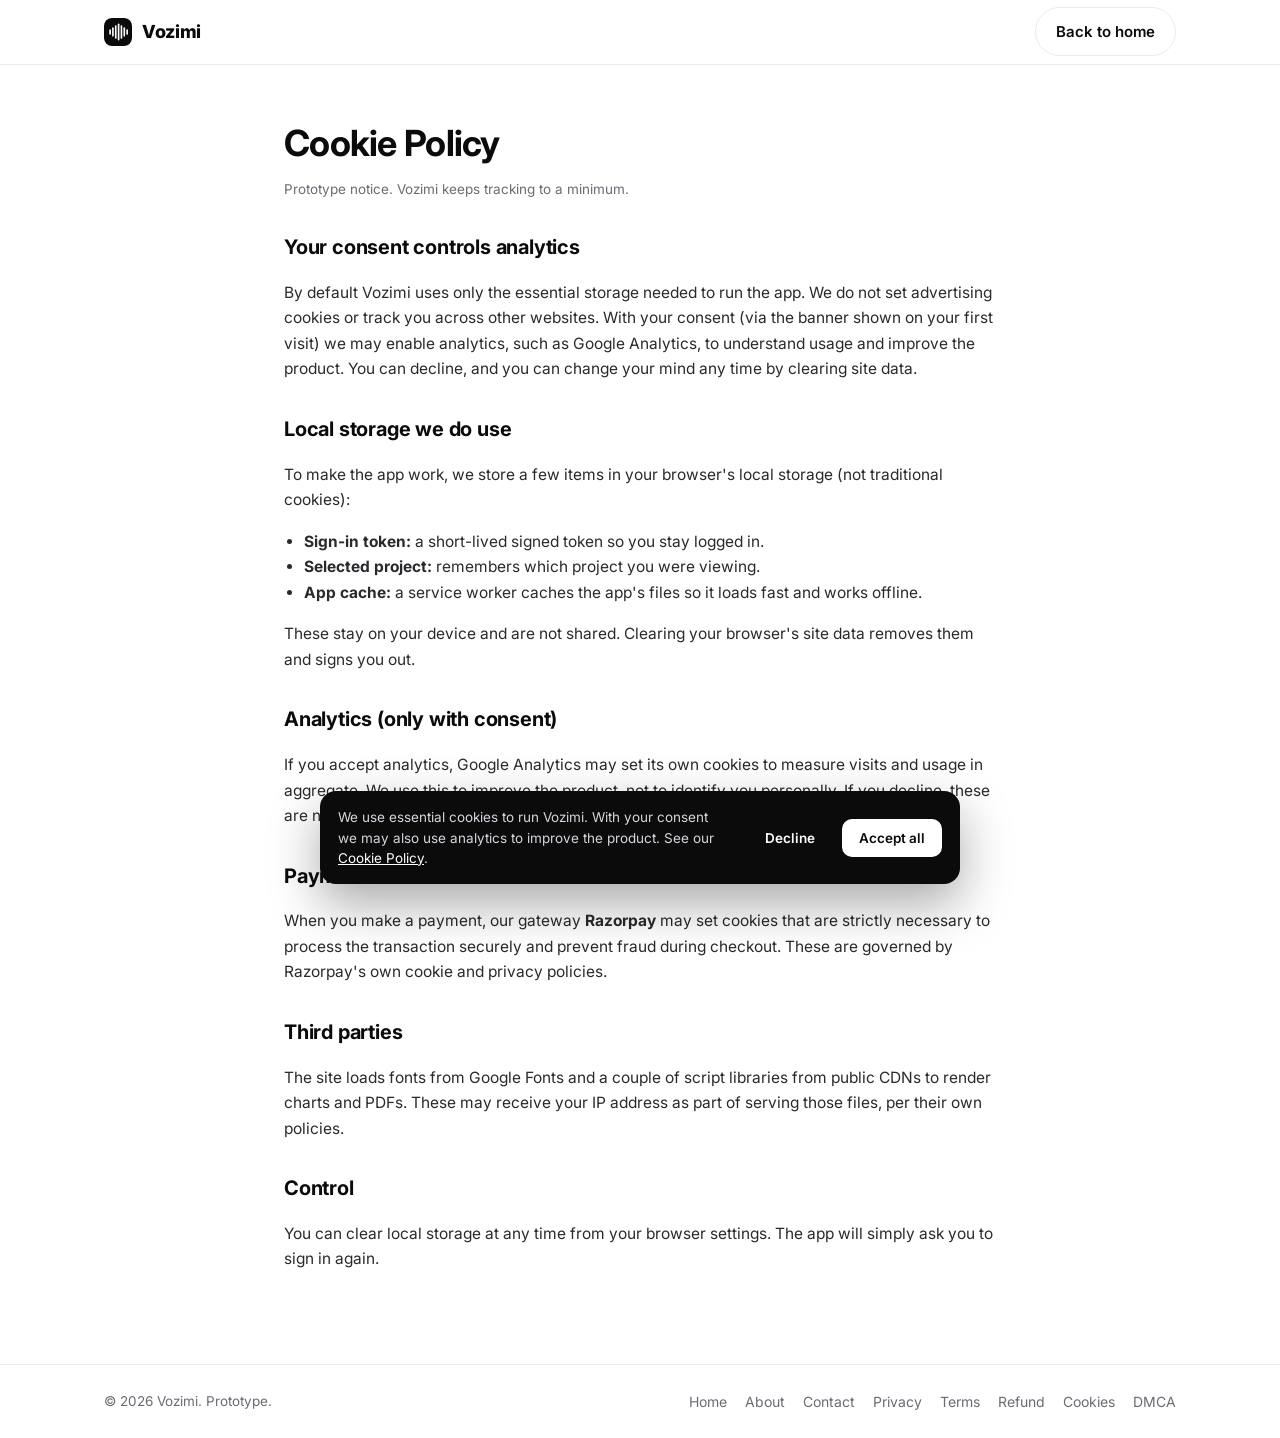
<file: cookies.html>
<!doctype html>
<html lang="en">
<head>
<meta charset="utf-8"/>
<meta name="viewport" content="width=device-width,initial-scale=1"/>
<title>Cookie Policy &middot; Vozimi</title>
<meta name="description" content="How Vozimi uses browser storage and cookies."/>
<meta name="theme-color" content="#0B0B0C"/>
<link rel="icon" href="assets/icons/icon.svg"/>
<link href="https://fonts.googleapis.com/css2?family=Inter:wght@400;500;600;700;800&display=swap" rel="stylesheet"/>
<link rel="stylesheet" href="css/site.css"/>
</head>
<body>
<header class="nav scrolled"><div class="wrap nav-in">
  <a class="brand" href="index.html"><img src="assets/icons/icon.svg" alt=""/> Vozimi</a>
  <a class="btn btn-ghost" href="index.html">Back to home</a>
</div></header>

<main class="doc">
  <h1>Cookie Policy</h1>
  <p class="updated">Prototype notice. Vozimi keeps tracking to a minimum.</p>

  <h2>Your consent controls analytics</h2>
  <p>By default Vozimi uses only the essential storage needed to run the app. We do not set advertising cookies or track you across other websites. With your consent (via the banner shown on your first visit) we may enable analytics, such as Google Analytics, to understand usage and improve the product. You can decline, and you can change your mind any time by clearing site data.</p>

  <h2>Local storage we do use</h2>
  <p>To make the app work, we store a few items in your browser's local storage (not traditional cookies):</p>
  <ul>
    <li><strong>Sign-in token:</strong> a short-lived signed token so you stay logged in.</li>
    <li><strong>Selected project:</strong> remembers which project you were viewing.</li>
    <li><strong>App cache:</strong> a service worker caches the app's files so it loads fast and works offline.</li>
  </ul>
  <p>These stay on your device and are not shared. Clearing your browser's site data removes them and signs you out.</p>

  <h2>Analytics (only with consent)</h2>
  <p>If you accept analytics, Google Analytics may set its own cookies to measure visits and usage in aggregate. We use this to improve the product, not to identify you personally. If you decline, these are not loaded.</p>

  <h2>Payments</h2>
  <p>When you make a payment, our gateway <strong>Razorpay</strong> may set cookies that are strictly necessary to process the transaction securely and prevent fraud during checkout. These are governed by Razorpay's own cookie and privacy policies.</p>

  <h2>Third parties</h2>
  <p>The site loads fonts from Google Fonts and a couple of script libraries from public CDNs to render charts and PDFs. These may receive your IP address as part of serving those files, per their own policies.</p>

  <h2>Control</h2>
  <p>You can clear local storage at any time from your browser settings. The app will simply ask you to sign in again.</p>
</main>

<footer class="policy-foot"><div class="wrap">
  <span class="muted" style="font-size:13.5px">&copy; <span id="yr"></span> Vozimi. Prototype.</span>
  <nav class="policy-links">
    <a href="index.html">Home</a><a href="about.html">About</a><a href="contact.html">Contact</a><a href="privacy.html">Privacy</a><a href="terms.html">Terms</a><a href="refund.html">Refund</a><a href="cookies.html">Cookies</a><a href="dmca.html">DMCA</a>
  </nav>
</div></footer>
<script src="js/consent.js"></script>
<script>document.getElementById('yr').textContent=new Date().getFullYear();</script>
</body>
</html>
</file>
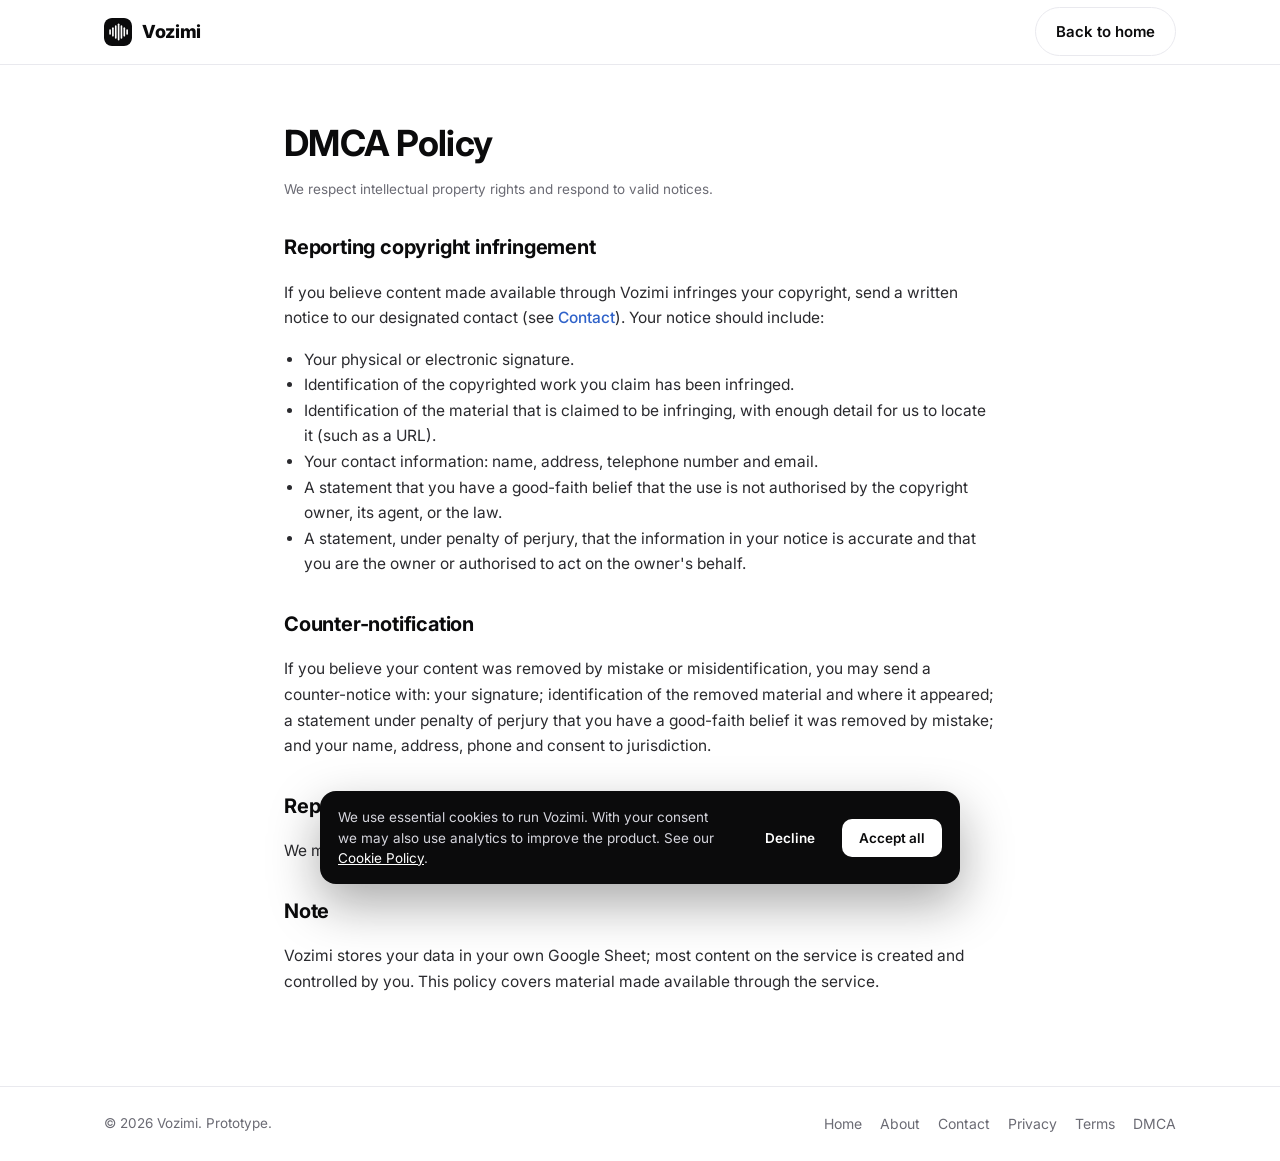
<file: dmca.html>
<!doctype html>
<html lang="en">
<head>
<meta charset="utf-8"/>
<meta name="viewport" content="width=device-width,initial-scale=1"/>
<title>DMCA Policy &middot; Vozimi</title>
<meta name="description" content="How to report copyright infringement to Vozimi."/>
<meta name="theme-color" content="#0B0B0C"/>
<link rel="icon" href="assets/icons/icon.svg"/>
<link href="https://fonts.googleapis.com/css2?family=Inter:wght@400;500;600;700;800&display=swap" rel="stylesheet"/>
<link rel="stylesheet" href="css/site.css"/>
</head>
<body>
<header class="nav scrolled"><div class="wrap nav-in">
  <a class="brand" href="index.html"><img src="assets/icons/icon.svg" alt=""/> Vozimi</a>
  <a class="btn btn-ghost" href="index.html">Back to home</a>
</div></header>

<main class="doc">
  <h1>DMCA Policy</h1>
  <p class="updated">We respect intellectual property rights and respond to valid notices.</p>

  <h2>Reporting copyright infringement</h2>
  <p>If you believe content made available through Vozimi infringes your copyright, send a written notice to our designated contact (see <a href="contact.html">Contact</a>). Your notice should include:</p>
  <ul>
    <li>Your physical or electronic signature.</li>
    <li>Identification of the copyrighted work you claim has been infringed.</li>
    <li>Identification of the material that is claimed to be infringing, with enough detail for us to locate it (such as a URL).</li>
    <li>Your contact information: name, address, telephone number and email.</li>
    <li>A statement that you have a good-faith belief that the use is not authorised by the copyright owner, its agent, or the law.</li>
    <li>A statement, under penalty of perjury, that the information in your notice is accurate and that you are the owner or authorised to act on the owner's behalf.</li>
  </ul>

  <h2>Counter-notification</h2>
  <p>If you believe your content was removed by mistake or misidentification, you may send a counter-notice with: your signature; identification of the removed material and where it appeared; a statement under penalty of perjury that you have a good-faith belief it was removed by mistake; and your name, address, phone and consent to jurisdiction.</p>

  <h2>Repeat infringers</h2>
  <p>We may suspend or terminate access for users who are found to be repeat infringers.</p>

  <h2>Note</h2>
  <p>Vozimi stores your data in your own Google Sheet; most content on the service is created and controlled by you. This policy covers material made available through the service.</p>
</main>

<footer class="policy-foot"><div class="wrap">
  <span class="muted" style="font-size:13.5px">&copy; <span id="yr"></span> Vozimi. Prototype.</span>
  <nav class="policy-links">
    <a href="index.html">Home</a><a href="about.html">About</a><a href="contact.html">Contact</a><a href="privacy.html">Privacy</a><a href="terms.html">Terms</a><a href="dmca.html">DMCA</a>
  </nav>
</div></footer>
<script src="js/consent.js"></script>
<script>document.getElementById('yr').textContent=new Date().getFullYear();</script>
</body>
</html>
</file>
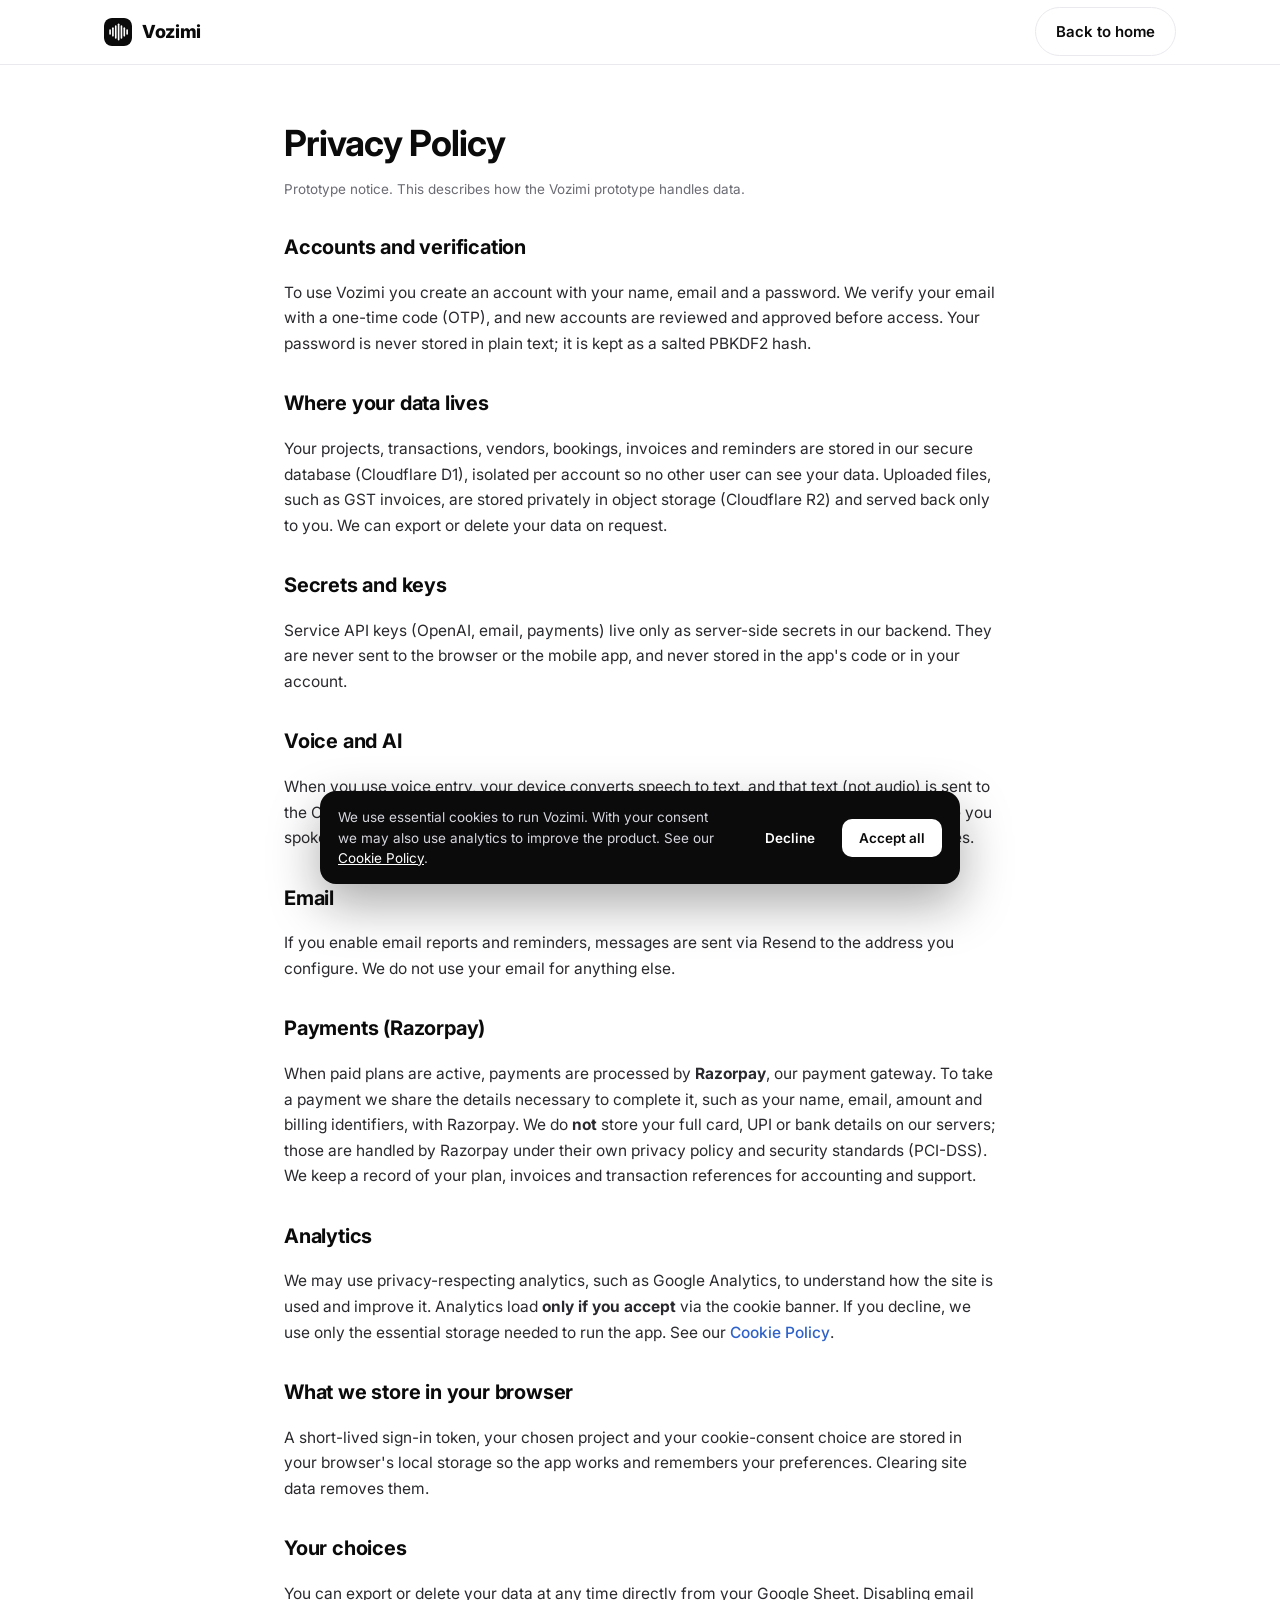
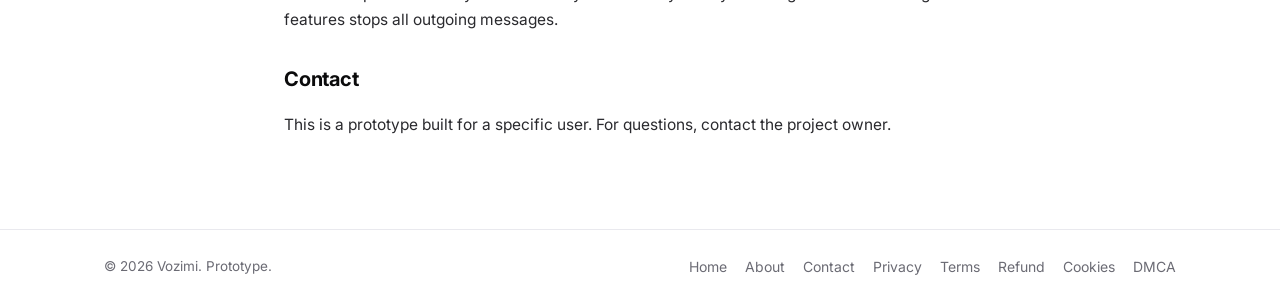
<file: privacy.html>
<!doctype html>
<html lang="en">
<head>
<meta charset="utf-8"/>
<meta name="viewport" content="width=device-width,initial-scale=1"/>
<title>Privacy Policy &middot; Vozimi</title>
<meta name="description" content="How Vozimi handles your data. Your projects and transactions stay in your own Google Sheet."/>
<meta name="theme-color" content="#0B0B0C"/>
<link rel="icon" href="assets/icons/icon.svg"/>
<link href="https://fonts.googleapis.com/css2?family=Inter:wght@400;500;600;700;800&display=swap" rel="stylesheet"/>
<link rel="stylesheet" href="css/site.css"/>
</head>
<body>
<header class="nav scrolled"><div class="wrap nav-in">
  <a class="brand" href="index.html"><img src="assets/icons/icon.svg" alt=""/> Vozimi</a>
  <a class="btn btn-ghost" href="index.html">Back to home</a>
</div></header>

<main class="doc">
  <h1>Privacy Policy</h1>
  <p class="updated">Prototype notice. This describes how the Vozimi prototype handles data.</p>

  <h2>Accounts and verification</h2>
  <p>To use Vozimi you create an account with your name, email and a password. We verify your email with a one-time code (OTP), and new accounts are reviewed and approved before access. Your password is never stored in plain text; it is kept as a salted PBKDF2 hash.</p>

  <h2>Where your data lives</h2>
  <p>Your projects, transactions, vendors, bookings, invoices and reminders are stored in our secure database (Cloudflare D1), isolated per account so no other user can see your data. Uploaded files, such as GST invoices, are stored privately in object storage (Cloudflare R2) and served back only to you. We can export or delete your data on request.</p>

  <h2>Secrets and keys</h2>
  <p>Service API keys (OpenAI, email, payments) live only as server-side secrets in our backend. They are never sent to the browser or the mobile app, and never stored in the app's code or in your account.</p>

  <h2>Voice and AI</h2>
  <p>When you use voice entry, your device converts speech to text, and that text (not audio) is sent to the OpenAI GPT API through the backend to extract the transaction details. Only the sentence you spoke is sent; it is used to produce the structured entry and is subject to OpenAI's data policies.</p>

  <h2>Email</h2>
  <p>If you enable email reports and reminders, messages are sent via Resend to the address you configure. We do not use your email for anything else.</p>

  <h2>Payments (Razorpay)</h2>
  <p>When paid plans are active, payments are processed by <strong>Razorpay</strong>, our payment gateway. To take a payment we share the details necessary to complete it, such as your name, email, amount and billing identifiers, with Razorpay. We do <strong>not</strong> store your full card, UPI or bank details on our servers; those are handled by Razorpay under their own privacy policy and security standards (PCI-DSS). We keep a record of your plan, invoices and transaction references for accounting and support.</p>

  <h2>Analytics</h2>
  <p>We may use privacy-respecting analytics, such as Google Analytics, to understand how the site is used and improve it. Analytics load <strong>only if you accept</strong> via the cookie banner. If you decline, we use only the essential storage needed to run the app. See our <a href="cookies.html">Cookie Policy</a>.</p>

  <h2>What we store in your browser</h2>
  <p>A short-lived sign-in token, your chosen project and your cookie-consent choice are stored in your browser's local storage so the app works and remembers your preferences. Clearing site data removes them.</p>

  <h2>Your choices</h2>
  <p>You can export or delete your data at any time directly from your Google Sheet. Disabling email features stops all outgoing messages.</p>

  <h2>Contact</h2>
  <p>This is a prototype built for a specific user. For questions, contact the project owner.</p>
</main>

<footer class="policy-foot"><div class="wrap">
  <span class="muted" style="font-size:13.5px">&copy; <span id="yr"></span> Vozimi. Prototype.</span>
  <nav class="policy-links">
    <a href="index.html">Home</a><a href="about.html">About</a><a href="contact.html">Contact</a><a href="privacy.html">Privacy</a><a href="terms.html">Terms</a><a href="refund.html">Refund</a><a href="cookies.html">Cookies</a><a href="dmca.html">DMCA</a>
  </nav>
</div></footer>
<script src="js/consent.js"></script>
<script>document.getElementById('yr').textContent=new Date().getFullYear();</script>
</body>
</html>
</file>
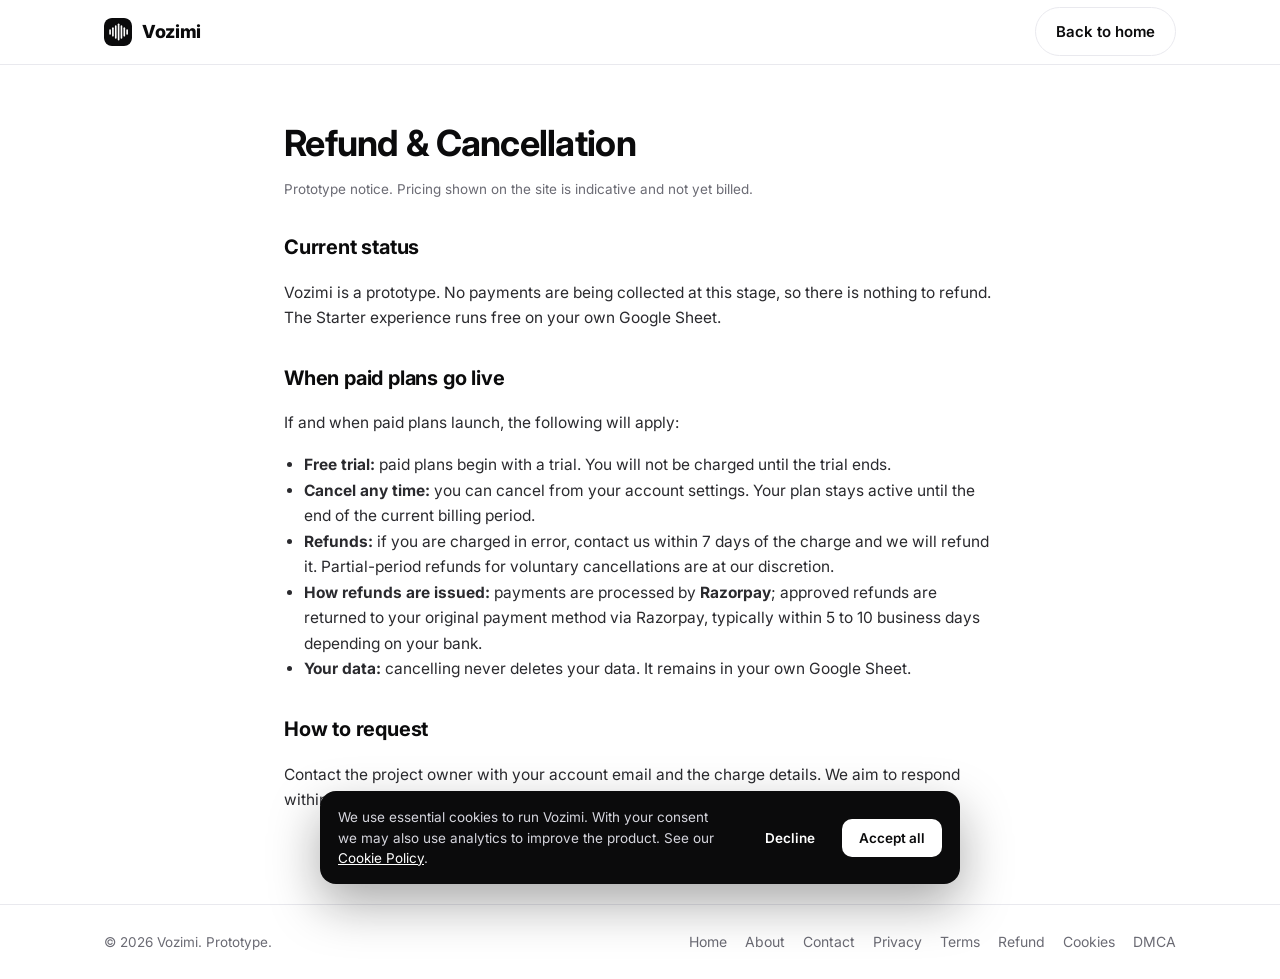
<file: refund.html>
<!doctype html>
<html lang="en">
<head>
<meta charset="utf-8"/>
<meta name="viewport" content="width=device-width,initial-scale=1"/>
<title>Refund &amp; Cancellation &middot; Vozimi</title>
<meta name="description" content="Refund and cancellation policy for the Vozimi prototype."/>
<meta name="theme-color" content="#0B0B0C"/>
<link rel="icon" href="assets/icons/icon.svg"/>
<link href="https://fonts.googleapis.com/css2?family=Inter:wght@400;500;600;700;800&display=swap" rel="stylesheet"/>
<link rel="stylesheet" href="css/site.css"/>
</head>
<body>
<header class="nav scrolled"><div class="wrap nav-in">
  <a class="brand" href="index.html"><img src="assets/icons/icon.svg" alt=""/> Vozimi</a>
  <a class="btn btn-ghost" href="index.html">Back to home</a>
</div></header>

<main class="doc">
  <h1>Refund &amp; Cancellation</h1>
  <p class="updated">Prototype notice. Pricing shown on the site is indicative and not yet billed.</p>

  <h2>Current status</h2>
  <p>Vozimi is a prototype. No payments are being collected at this stage, so there is nothing to refund. The Starter experience runs free on your own Google Sheet.</p>

  <h2>When paid plans go live</h2>
  <p>If and when paid plans launch, the following will apply:</p>
  <ul>
    <li><strong>Free trial:</strong> paid plans begin with a trial. You will not be charged until the trial ends.</li>
    <li><strong>Cancel any time:</strong> you can cancel from your account settings. Your plan stays active until the end of the current billing period.</li>
    <li><strong>Refunds:</strong> if you are charged in error, contact us within 7 days of the charge and we will refund it. Partial-period refunds for voluntary cancellations are at our discretion.</li>
    <li><strong>How refunds are issued:</strong> payments are processed by <strong>Razorpay</strong>; approved refunds are returned to your original payment method via Razorpay, typically within 5 to 10 business days depending on your bank.</li>
    <li><strong>Your data:</strong> cancelling never deletes your data. It remains in your own Google Sheet.</li>
  </ul>

  <h2>How to request</h2>
  <p>Contact the project owner with your account email and the charge details. We aim to respond within a few business days.</p>
</main>

<footer class="policy-foot"><div class="wrap">
  <span class="muted" style="font-size:13.5px">&copy; <span id="yr"></span> Vozimi. Prototype.</span>
  <nav class="policy-links">
    <a href="index.html">Home</a><a href="about.html">About</a><a href="contact.html">Contact</a><a href="privacy.html">Privacy</a><a href="terms.html">Terms</a><a href="refund.html">Refund</a><a href="cookies.html">Cookies</a><a href="dmca.html">DMCA</a>
  </nav>
</div></footer>
<script src="js/consent.js"></script>
<script>document.getElementById('yr').textContent=new Date().getFullYear();</script>
</body>
</html>
</file>
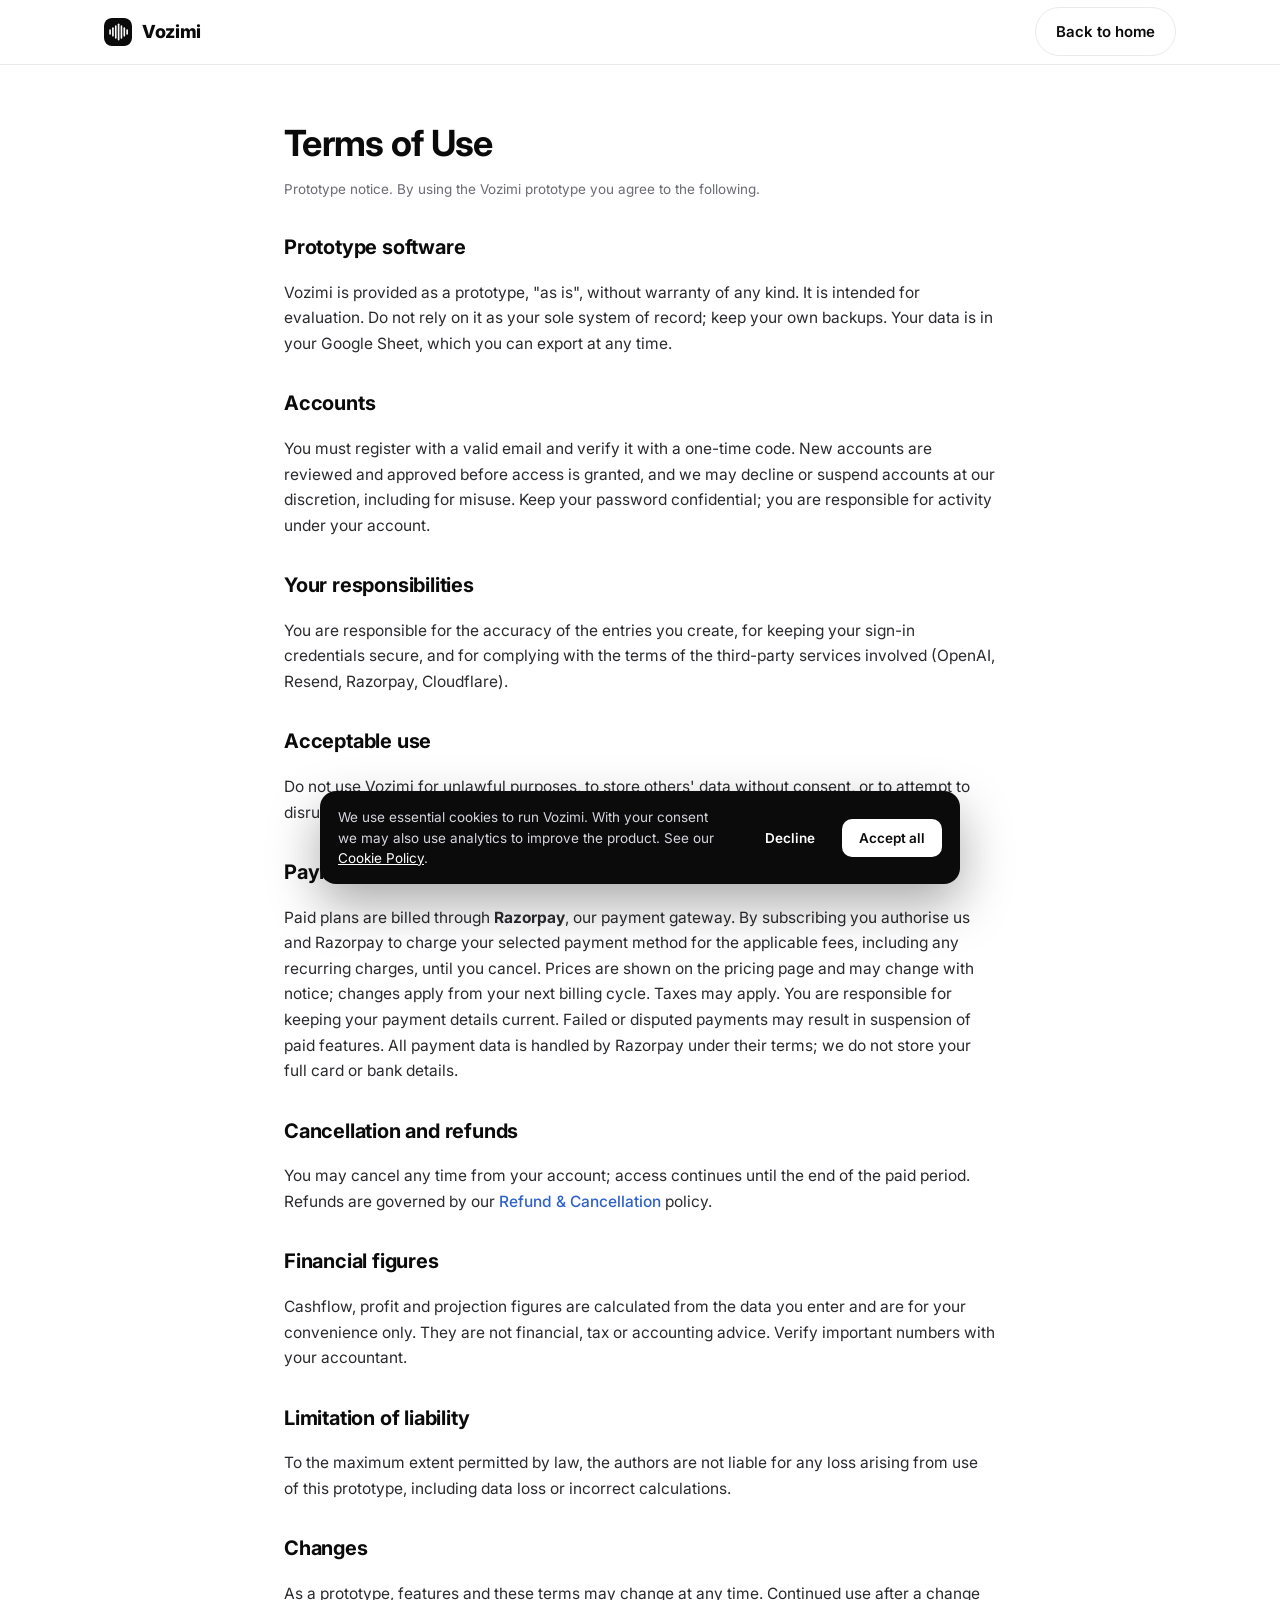
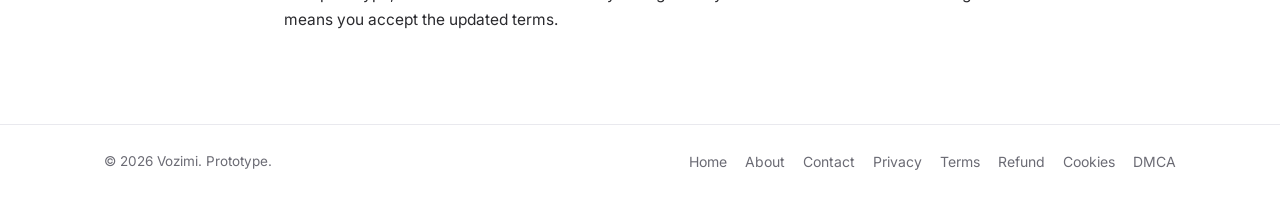
<file: terms.html>
<!doctype html>
<html lang="en">
<head>
<meta charset="utf-8"/>
<meta name="viewport" content="width=device-width,initial-scale=1"/>
<title>Terms of Use &middot; Vozimi</title>
<meta name="description" content="Terms of use for the Vozimi prototype."/>
<meta name="theme-color" content="#0B0B0C"/>
<link rel="icon" href="assets/icons/icon.svg"/>
<link href="https://fonts.googleapis.com/css2?family=Inter:wght@400;500;600;700;800&display=swap" rel="stylesheet"/>
<link rel="stylesheet" href="css/site.css"/>
</head>
<body>
<header class="nav scrolled"><div class="wrap nav-in">
  <a class="brand" href="index.html"><img src="assets/icons/icon.svg" alt=""/> Vozimi</a>
  <a class="btn btn-ghost" href="index.html">Back to home</a>
</div></header>

<main class="doc">
  <h1>Terms of Use</h1>
  <p class="updated">Prototype notice. By using the Vozimi prototype you agree to the following.</p>

  <h2>Prototype software</h2>
  <p>Vozimi is provided as a prototype, "as is", without warranty of any kind. It is intended for evaluation. Do not rely on it as your sole system of record; keep your own backups. Your data is in your Google Sheet, which you can export at any time.</p>

  <h2>Accounts</h2>
  <p>You must register with a valid email and verify it with a one-time code. New accounts are reviewed and approved before access is granted, and we may decline or suspend accounts at our discretion, including for misuse. Keep your password confidential; you are responsible for activity under your account.</p>

  <h2>Your responsibilities</h2>
  <p>You are responsible for the accuracy of the entries you create, for keeping your sign-in credentials secure, and for complying with the terms of the third-party services involved (OpenAI, Resend, Razorpay, Cloudflare).</p>

  <h2>Acceptable use</h2>
  <p>Do not use Vozimi for unlawful purposes, to store others' data without consent, or to attempt to disrupt the service. You must have the right to enter any information you add.</p>

  <h2>Payments and subscriptions</h2>
  <p>Paid plans are billed through <strong>Razorpay</strong>, our payment gateway. By subscribing you authorise us and Razorpay to charge your selected payment method for the applicable fees, including any recurring charges, until you cancel. Prices are shown on the pricing page and may change with notice; changes apply from your next billing cycle. Taxes may apply. You are responsible for keeping your payment details current. Failed or disputed payments may result in suspension of paid features. All payment data is handled by Razorpay under their terms; we do not store your full card or bank details.</p>

  <h2>Cancellation and refunds</h2>
  <p>You may cancel any time from your account; access continues until the end of the paid period. Refunds are governed by our <a href="refund.html">Refund &amp; Cancellation</a> policy.</p>

  <h2>Financial figures</h2>
  <p>Cashflow, profit and projection figures are calculated from the data you enter and are for your convenience only. They are not financial, tax or accounting advice. Verify important numbers with your accountant.</p>

  <h2>Limitation of liability</h2>
  <p>To the maximum extent permitted by law, the authors are not liable for any loss arising from use of this prototype, including data loss or incorrect calculations.</p>

  <h2>Changes</h2>
  <p>As a prototype, features and these terms may change at any time. Continued use after a change means you accept the updated terms.</p>
</main>

<footer class="policy-foot"><div class="wrap">
  <span class="muted" style="font-size:13.5px">&copy; <span id="yr"></span> Vozimi. Prototype.</span>
  <nav class="policy-links">
    <a href="index.html">Home</a><a href="about.html">About</a><a href="contact.html">Contact</a><a href="privacy.html">Privacy</a><a href="terms.html">Terms</a><a href="refund.html">Refund</a><a href="cookies.html">Cookies</a><a href="dmca.html">DMCA</a>
  </nav>
</div></footer>
<script src="js/consent.js"></script>
<script>document.getElementById('yr').textContent=new Date().getFullYear();</script>
</body>
</html>
</file>
<file: css/site.css>
/* Vozimi — marketing site. Black & white, sleek, soft accents, smooth motion. */
:root{
  --ink:#0B0B0C; --ink2:#2A2A2E; --muted:#6B6B74; --line:#E9E9EE;
  --surface:#FFFFFF; --surface2:#F6F6F8; --surface3:#F0F0F4;
  --accent:#5B8DEF; --accent-ink:#2F62C9; --accent-soft:#E8EFFE;
  --income:#2FA37C; --expense:#E05A5A;
  --radius:16px; --radius-sm:10px;
  --shadow:0 1px 2px rgba(11,11,12,.04),0 8px 30px rgba(11,11,12,.06);
  --shadow-lg:0 2px 4px rgba(11,11,12,.05),0 24px 60px rgba(11,11,12,.12);
  --ease:cubic-bezier(.22,.61,.36,1);
  --maxw:1120px;
}
*{box-sizing:border-box}
html{scroll-behavior:smooth}
body{
  margin:0;background:var(--surface);color:var(--ink);
  font-family:'Inter',-apple-system,BlinkMacSystemFont,'Segoe UI',Roboto,Helvetica,Arial,sans-serif;
  line-height:1.55;-webkit-font-smoothing:antialiased;text-rendering:optimizeLegibility;
}
a{color:inherit;text-decoration:none}
img,svg{display:block;max-width:100%}
.wrap{max-width:var(--maxw);margin:0 auto;padding:0 24px}
.muted{color:var(--muted)}
.center{text-align:center}

/* buttons */
.btn{display:inline-flex;align-items:center;gap:8px;font-weight:600;font-size:15px;
  padding:12px 20px;border-radius:999px;border:1px solid transparent;cursor:pointer;
  transition:transform .18s var(--ease),background .18s var(--ease),box-shadow .18s var(--ease),border-color .18s var(--ease);
  will-change:transform}
.btn:active{transform:translateY(1px)}
.btn-dark{background:var(--ink);color:#fff}
.btn-dark:hover{background:#000;box-shadow:var(--shadow);transform:translateY(-1px)}
.btn-ghost{background:transparent;border-color:var(--line);color:var(--ink)}
.btn-ghost:hover{background:var(--surface2);transform:translateY(-1px)}
.btn-accent{background:var(--accent);color:#fff}
.btn-accent:hover{background:var(--accent-ink);transform:translateY(-1px);box-shadow:0 10px 24px rgba(91,141,239,.3)}
.btn-lg{padding:15px 26px;font-size:16px}

/* nav */
.nav{position:fixed;top:0;left:0;right:0;z-index:50;transition:background .3s var(--ease),box-shadow .3s var(--ease),border-color .3s var(--ease);
  border-bottom:1px solid transparent}
.nav.scrolled{background:rgba(255,255,255,.8);backdrop-filter:saturate(180%) blur(14px);border-color:var(--line)}
.nav-in{display:flex;align-items:center;justify-content:space-between;height:64px}
.brand{display:flex;align-items:center;gap:10px;font-weight:800;letter-spacing:-.02em;font-size:18px}
.brand img{width:28px;height:28px;border-radius:8px}
.nav-links{display:flex;align-items:center;gap:28px}
.nav-links a{font-size:14.5px;color:var(--ink2);font-weight:500;transition:color .18s var(--ease)}
.nav-links a:hover{color:var(--ink)}
.nav-cta{display:flex;align-items:center;gap:10px}
.nav-toggle{display:none;background:none;border:0;cursor:pointer;padding:8px}
.nav-toggle span{display:block;width:22px;height:2px;background:var(--ink);margin:4px 0;transition:.25s var(--ease)}

/* hero */
.hero{padding:150px 0 90px;position:relative;overflow:hidden}
.hero:before{content:"";position:absolute;inset:0;background:
  radial-gradient(60% 50% at 80% -10%,rgba(91,141,239,.12),transparent 70%),
  radial-gradient(40% 40% at 0% 20%,rgba(47,163,124,.08),transparent 70%);pointer-events:none}
.hero-grid{display:grid;grid-template-columns:1.05fr .95fr;gap:56px;align-items:center;position:relative}
.eyebrow{display:inline-flex;align-items:center;gap:8px;font-size:13px;font-weight:600;color:var(--accent-ink);
  background:var(--accent-soft);padding:6px 12px;border-radius:999px;margin-bottom:22px}
.eyebrow .dot{width:7px;height:7px;border-radius:50%;background:var(--accent)}
h1.hero-title{font-size:clamp(34px,5vw,58px);line-height:1.04;letter-spacing:-.03em;margin:0 0 18px;font-weight:800}
.hero-sub{font-size:19px;color:var(--muted);max-width:34ch;margin:0 0 22px}
.aud-chips{list-style:none;display:flex;flex-wrap:wrap;gap:8px;padding:0;margin:0 0 28px}
.aud-chips li{font-size:12.5px;font-weight:600;color:var(--ink);background:var(--card-2,rgba(0,0,0,.04));border:1px solid var(--line);border-radius:999px;padding:6px 12px}
.hero-cta{display:flex;gap:12px;flex-wrap:wrap}
.hero-note{margin-top:18px;font-size:13px;color:var(--muted)}

/* phone/card mock */
.mock{background:var(--surface);border:1px solid var(--line);border-radius:24px;box-shadow:var(--shadow-lg);
  padding:18px;transform:translateY(0)}
.mock-head{display:flex;align-items:center;justify-content:space-between;margin-bottom:14px}
.mic{width:56px;height:56px;border-radius:50%;background:var(--ink);color:#fff;display:flex;align-items:center;justify-content:center;margin:6px auto 10px;position:relative}
.mic:after{content:"";position:absolute;inset:-8px;border-radius:50%;border:2px solid var(--accent);opacity:.5;animation:pulse 2s infinite}
@keyframes pulse{0%{transform:scale(.9);opacity:.6}70%{transform:scale(1.25);opacity:0}100%{opacity:0}}
.said{background:var(--surface2);border-radius:12px;padding:12px 14px;font-size:14.5px;color:var(--ink2);text-align:center;min-height:44px}
.chip-row{display:flex;gap:8px;flex-wrap:wrap;margin-top:14px}
.chip{font-size:12.5px;font-weight:600;padding:6px 11px;border-radius:999px;background:var(--surface3);color:var(--ink2)}
.chip.exp{background:var(--expense);color:#fff}
.chip.inc{background:var(--income,#1f9d6b);color:#fff}
.chip.amt{background:var(--ink);color:#fff}
.demo-cap{font-size:13px;font-weight:700;color:var(--ink);margin:0 0 8px;letter-spacing:.01em}
.problem{padding:72px 0}
.prob-grid{display:grid;grid-template-columns:repeat(4,1fr);gap:16px;margin-top:36px}
.prob-card{background:var(--surface);border:1px solid var(--line);border-radius:16px;padding:22px}
.prob-card h3{font-size:16px;margin:0 0 8px}
.prob-card p{font-size:14px;color:var(--muted);margin:0;line-height:1.55}
@media(max-width:900px){.prob-grid{grid-template-columns:repeat(2,1fr)}}
@media(max-width:560px){.prob-grid{grid-template-columns:1fr}.problem{padding:48px 0}}
.demo-tabs{display:flex;gap:6px;margin-bottom:12px;flex-wrap:wrap}
@media(max-width:760px){.hero-grid .reveal.in[data-d="1"]{order:-1;margin-bottom:8px}}
.demo-tabs button{font:inherit;font-size:13px;font-weight:600;padding:7px 14px;border-radius:999px;border:1px solid var(--line);background:var(--surface);color:var(--ink2,#2A2A2E);cursor:pointer;transition:all .15s}
.demo-tabs button:hover{border-color:var(--ink)}
.demo-tabs button.on{background:var(--ink);color:#fff;border-color:var(--ink)}
.entry-card{display:flex;align-items:center;justify-content:space-between;margin-top:14px;padding:12px 14px;border:1px solid var(--line);border-radius:12px}
.entry-card b{font-size:16px}

/* sections */
section{padding:84px 0}
.sec-head{max-width:640px;margin:0 auto 52px;text-align:center}
.sec-head .kicker{font-size:13px;font-weight:700;letter-spacing:.08em;text-transform:uppercase;color:var(--accent-ink)}
.sec-head h2{font-size:clamp(28px,3.4vw,40px);letter-spacing:-.025em;margin:10px 0 12px;font-weight:800}
.sec-head p{font-size:17px;color:var(--muted);margin:0}

.features{background:var(--surface2)}
.feat-grid{display:grid;grid-template-columns:repeat(3,1fr);gap:18px}
.feat{background:var(--surface);border:1px solid var(--line);border-radius:var(--radius);padding:24px;
  transition:transform .25s var(--ease),box-shadow .25s var(--ease)}
.feat:hover{transform:translateY(-4px);box-shadow:var(--shadow)}
.feat .ico{width:42px;height:42px;border-radius:11px;background:var(--accent-soft);color:var(--accent-ink);
  display:flex;align-items:center;justify-content:center;font-size:20px;margin-bottom:14px}
.feat h3{margin:0 0 6px;font-size:17px;letter-spacing:-.01em}
.feat p{margin:0;font-size:14.5px;color:var(--muted)}

/* how it works */
.steps{display:grid;grid-template-columns:repeat(3,1fr);gap:24px;counter-reset:step}
.step{position:relative;padding-top:12px}
.step .n{width:36px;height:36px;border-radius:50%;background:var(--ink);color:#fff;display:flex;align-items:center;justify-content:center;font-weight:700;margin-bottom:14px}
.step h3{margin:0 0 6px;font-size:18px}
.step p{margin:0;color:var(--muted);font-size:15px}

/* pricing */
.pricing{background:var(--surface2)}
.price-grid{display:grid;grid-template-columns:repeat(3,1fr);gap:18px;align-items:stretch}
.price-grid.two{grid-template-columns:repeat(2,1fr);max-width:720px;margin:0 auto}
.plan .amt-alt{font-size:13.5px;font-weight:600;color:var(--income,#2FA37C);margin-top:4px}
.plan{background:var(--surface);border:1px solid var(--line);border-radius:var(--radius);padding:28px;display:flex;flex-direction:column;
  transition:transform .25s var(--ease),box-shadow .25s var(--ease)}
.plan:hover{transform:translateY(-4px);box-shadow:var(--shadow)}
.plan.featured{border-color:var(--ink);box-shadow:var(--shadow-lg);position:relative}
.plan.featured:before{content:"Most popular";position:absolute;top:-11px;left:50%;transform:translateX(-50%);
  background:var(--ink);color:#fff;font-size:11.5px;font-weight:700;padding:4px 12px;border-radius:999px}
.plan h3{margin:0 0 4px;font-size:16px;color:var(--muted);font-weight:600}
.plan .amt{font-size:40px;font-weight:800;letter-spacing:-.03em}
.plan .amt small{font-size:15px;font-weight:600;color:var(--muted)}
.plan ul{list-style:none;padding:0;margin:18px 0 24px;display:flex;flex-direction:column;gap:10px}
.plan li{font-size:14.5px;display:flex;gap:9px;align-items:flex-start;color:var(--ink2)}
.plan li:before{content:"✓";color:var(--income);font-weight:800}
.plan .btn{margin-top:auto;justify-content:center}

/* cta band */
.cta-band{background:var(--ink);color:#fff;border-radius:24px;padding:56px;text-align:center;margin:0 24px}
.cta-band h2{font-size:clamp(26px,3vw,36px);margin:0 0 10px;letter-spacing:-.02em}
.cta-band p{color:#b9b9c2;margin:0 0 26px;font-size:17px}
.cta-band .btn-accent{box-shadow:0 10px 30px rgba(91,141,239,.4)}

/* footer */
footer{padding:56px 0 40px;border-top:1px solid var(--line)}
.foot-grid{display:flex;justify-content:space-between;flex-wrap:wrap;gap:24px;align-items:flex-start}
.foot-links{display:flex;gap:28px;flex-wrap:wrap}
.foot-links a{font-size:14px;color:var(--muted)}
.foot-links a:hover{color:var(--ink)}
.copy{margin-top:30px;font-size:13px;color:var(--muted)}

/* scroll reveal */
.reveal{opacity:0;transform:translateY(22px);transition:opacity .7s var(--ease),transform .7s var(--ease)}
.reveal.in{opacity:1;transform:none}
.reveal[data-d="1"]{transition-delay:.08s}
.reveal[data-d="2"]{transition-delay:.16s}
.reveal[data-d="3"]{transition-delay:.24s}

@media (max-width:900px){
  .hero-grid,.feat-grid,.steps,.price-grid{grid-template-columns:1fr}
  .hero{padding:120px 0 60px}
  .nav-links,.nav-cta .btn-ghost{display:none}
  .nav-toggle{display:block}
  .nav.open .nav-links{display:flex;position:absolute;top:64px;left:0;right:0;flex-direction:column;align-items:stretch;
    gap:0;background:var(--surface);border-bottom:1px solid var(--line);padding:6px 20px 14px;box-shadow:0 20px 44px rgba(11,11,12,.12)}
  .nav.open .nav-links a{padding:15px 4px;font-size:16px;font-weight:600;text-align:left;border-bottom:1px solid var(--line);color:var(--ink)}
  .nav.open .nav-links a:last-child{border-bottom:0;color:var(--accent-ink);font-weight:700}
  .cta-band{padding:40px 22px}
}
@media (prefers-reduced-motion:reduce){
  *{animation:none!important}
  .reveal{opacity:1;transform:none;transition:none}
  html{scroll-behavior:auto}
}

/* ============ v2 marketing sections ============ */
.mobile-only{display:none}
.nav .ic{width:22px;height:22px}

/* powered-by / badges */
.powered{padding:40px 0 8px}
.powered-label{text-align:center;color:var(--muted);font-size:12.5px;font-weight:600;letter-spacing:.06em;text-transform:uppercase;margin:0 0 18px}
.badges{display:flex;flex-wrap:wrap;gap:12px;justify-content:center}
.badge{display:inline-flex;align-items:center;gap:8px;font-size:14px;font-weight:600;color:var(--ink2);background:var(--surface);border:1px solid var(--line);padding:10px 16px;border-radius:999px;box-shadow:var(--shadow)}
.badge svg,.badge [data-ic]{width:18px;height:18px;color:var(--accent-ink);display:inline-flex}

/* try it */
.tryit{background:var(--surface2)}
.try-card{max-width:680px;margin:0 auto;background:var(--surface);border:1px solid var(--line);border-radius:20px;padding:24px;box-shadow:var(--shadow-lg)}
.try-in{display:flex;gap:10px}
.try-in input{flex:1;font-size:16px;padding:14px 16px;border:1px solid var(--line);border-radius:12px;font-family:inherit;color:var(--ink)}
.try-in input:focus{outline:none;border-color:var(--accent);box-shadow:0 0 0 3px var(--accent-soft)}
.try-in .btn{white-space:nowrap}
.try-in .btn [data-ic]{width:17px;height:17px;display:inline-flex}
.try-samples{display:flex;flex-wrap:wrap;gap:8px;margin-top:14px}
.sample{font-size:12.5px;font-weight:500;color:var(--ink2);background:var(--surface2);border:1px solid var(--line);padding:7px 12px;border-radius:999px;cursor:pointer;transition:all .15s var(--ease)}
.sample:hover{background:var(--ink);color:#fff;border-color:var(--ink)}
.try-result{margin-top:18px}
.try-note{margin:16px 0 0;font-size:12.5px;color:var(--muted)}
.pcard{border:1px solid var(--line);border-radius:14px;padding:16px;animation:popIn .3s var(--ease);background:var(--surface2)}
@keyframes popIn{from{opacity:0;transform:translateY(8px)}to{opacity:1;transform:none}}
.pcard .prow{display:flex;align-items:center;justify-content:space-between;gap:12px}
.pcard .pt{font-weight:700;font-size:16px}
.pcard .psub{font-size:12.5px;color:var(--muted);margin-top:2px}
.pcard .pamt{font-weight:800;font-size:20px;white-space:nowrap}
.pcard .pamt.in{color:var(--income)} .pcard .pamt.out{color:var(--expense)}
.pcard .pchips{display:flex;flex-wrap:wrap;gap:7px;margin-top:12px}

/* reviews */
.reviews{display:grid;grid-template-columns:repeat(3,1fr);gap:18px}
.review{margin:0;background:var(--surface);border:1px solid var(--line);border-radius:16px;padding:22px;transition:transform .25s var(--ease),box-shadow .25s var(--ease)}
.review:hover{transform:translateY(-4px);box-shadow:var(--shadow)}
.stars{color:#E2A93B;font-size:15px;letter-spacing:2px;margin-bottom:10px}
.review blockquote{margin:0 0 16px;font-size:15px;line-height:1.55;color:var(--ink2)}
.review figcaption{display:flex;align-items:center;gap:11px}
.review .av{width:38px;height:38px;border-radius:50%;background:var(--ink);color:#fff;display:grid;place-items:center;font-size:13px;font-weight:700;flex:none}
.review figcaption b{display:block;font-size:14px}
.review figcaption small{color:var(--muted);font-size:12.5px}

/* footer */
.foot-top{display:flex;justify-content:space-between;gap:40px;flex-wrap:wrap}
.foot-cols{display:flex;gap:56px;flex-wrap:wrap}
.foot-col h4{font-size:12px;text-transform:uppercase;letter-spacing:.06em;color:var(--muted);margin:0 0 12px}
.foot-col a{display:block;font-size:14px;color:var(--ink2);margin-bottom:9px}
.foot-col a:hover{color:var(--ink)}
.powered-foot{display:inline-flex;align-items:center;gap:7px;margin-top:16px;font-size:13px;font-weight:600;color:var(--ink2);background:var(--surface2);border:1px solid var(--line);padding:7px 12px;border-radius:999px}
.powered-foot [data-ic]{width:16px;height:16px;color:var(--accent-ink);display:inline-flex}

/* cookie consent banner */
.bk-consent{position:fixed;left:16px;right:16px;bottom:16px;z-index:200;background:var(--ink);color:#fff;border-radius:16px;box-shadow:0 20px 50px rgba(11,11,12,.35);animation:bkcIn .4s var(--ease);max-width:640px;margin:0 auto}
.bk-consent.out{opacity:0;transform:translateY(10px);transition:.35s}
.bk-consent-in{display:flex;align-items:center;gap:18px;padding:16px 18px;flex-wrap:wrap}
.bk-consent p{margin:0;font-size:13.5px;line-height:1.5;color:#d6d6de;flex:1;min-width:220px}
.bk-consent a{color:#fff;text-decoration:underline}
.bk-consent-btns{display:flex;gap:10px}
.bk-consent button{font-family:inherit;font-weight:600;font-size:13.5px;padding:10px 16px;border-radius:10px;cursor:pointer;border:1px solid transparent;transition:.15s var(--ease)}
.bk-c-decline{background:transparent;color:#fff;border-color:rgba(255,255,255,.25)}
.bk-c-decline:hover{background:rgba(255,255,255,.1)}
.bk-c-accept{background:#fff;color:var(--ink)}
.bk-c-accept:hover{background:#eee}
@keyframes bkcIn{from{opacity:0;transform:translateY(16px)}to{opacity:1;transform:none}}
@media (max-width:560px){.bk-consent-in{flex-direction:column;align-items:stretch}.bk-consent-btns{justify-content:flex-end}}

/* policy / document pages */
.doc{max-width:760px;margin:0 auto;padding:116px 24px 56px}
.doc h1{font-size:clamp(28px,4vw,36px);letter-spacing:-.02em;margin:0 0 6px}
.doc .updated{color:var(--muted);font-size:13.5px;margin:0 0 26px}
.doc h2{margin-top:32px;font-size:20px;letter-spacing:-.01em}
.doc p,.doc li{color:var(--ink2);font-size:15.5px;line-height:1.65}
.doc ul{padding-left:20px}
.doc a{color:var(--accent-ink);font-weight:500}
.policy-foot{border-top:1px solid var(--line);padding:26px 0;margin-top:20px}
.policy-foot .wrap{display:flex;gap:16px;flex-wrap:wrap;align-items:center;justify-content:space-between}
.policy-links{display:flex;gap:18px;flex-wrap:wrap}
.policy-links a{font-size:14px;color:var(--muted)} .policy-links a:hover{color:var(--ink)}

@media (max-width:900px){
  .reviews{grid-template-columns:1fr}
  .foot-top{flex-direction:column;gap:28px}
  .foot-cols{gap:36px}
  .try-in{flex-direction:column}
  .try-in .btn{justify-content:center}
  .mobile-only{display:block}
}

/* ============ v3 marketing: showcase, gpt band, devices, payments, workflow ============ */

/* showcase band */
.showcase{padding:44px 0}
.show-grid{display:grid;grid-template-columns:1fr 1fr;gap:18px}
.show-card{background:var(--surface);border:1px solid var(--line);border-radius:20px;padding:28px;box-shadow:var(--shadow);transition:transform .25s var(--ease),box-shadow .25s}
.show-card:hover{transform:translateY(-4px);box-shadow:var(--shadow-lg)}
.show-card h3{font-size:21px;margin:14px 0 8px;letter-spacing:-.02em}
.show-card p{color:var(--muted);margin:0;font-size:14.5px}
.show-dark{grid-column:1 / -1;background:var(--ink);color:#fff;border-color:var(--ink);display:grid;grid-template-columns:1.05fr .95fr;gap:30px;align-items:center;background-image:radial-gradient(60% 120% at 100% 0%,rgba(91,141,239,.18),transparent 60%)}
.show-dark .show-text h3{color:#fff;font-size:27px;margin:16px 0 10px}
.show-dark .show-text p{color:#b9b9c2;font-size:15.5px}
.show-tag{display:inline-flex;align-items:center;gap:6px;font-size:12.5px;font-weight:700;padding:6px 12px;border-radius:999px;background:rgba(255,255,255,.1);color:#fff}
.show-tag svg,.show-tag [data-ic]{width:15px;height:15px;display:inline-flex}
.show-tag.light{background:var(--accent-soft);color:var(--accent-ink)}
.show-demo{background:rgba(255,255,255,.05);border:1px solid rgba(255,255,255,.12);border-radius:16px;padding:22px}
.show-said{font-size:16px;margin-bottom:14px;color:#fff}
.lang-chips{display:flex;gap:8px;flex-wrap:wrap;margin-top:16px}
.lang-chips span{font-size:13px;font-weight:600;padding:7px 13px;border-radius:999px;background:var(--surface2);border:1px solid var(--line);color:var(--ink2)}

/* animated waveform */
.wave{display:flex;align-items:center;gap:3px;height:46px;margin-top:16px}
.wave i{flex:1;min-width:2px;background:var(--accent);border-radius:3px;height:22%;animation:waveb 1.1s ease-in-out infinite}
@keyframes waveb{0%,100%{height:16%;opacity:.6}50%{height:92%;opacity:1}}

/* powered by gpt band */
.gptband{padding:30px 0}
.gpt-card{background:var(--ink);color:#fff;border-radius:24px;padding:40px;display:grid;grid-template-columns:200px 1fr;gap:34px;align-items:center;background-image:radial-gradient(55% 90% at 8% 0%,rgba(91,141,239,.18),transparent 62%),radial-gradient(45% 90% at 100% 100%,rgba(255,255,255,.07),transparent 60%)}
.gpt-logo{width:150px;height:150px;border-radius:50%;margin:0 auto;display:grid;place-items:center;border:1px solid rgba(255,255,255,.16);position:relative;background:rgba(255,255,255,.03)}
.gpt-logo:before{content:"";position:absolute;inset:-1px;border-radius:50%;box-shadow:0 0 46px rgba(91,141,239,.42)}
.gpt-logo [data-ic]{width:64px;height:64px;color:#fff;display:inline-flex}
.gpt-kicker{font-size:12.5px;font-weight:800;letter-spacing:.1em;text-transform:uppercase;color:#93B4F8}
.gpt-content h2{font-size:clamp(24px,3vw,34px);margin:8px 0 22px;letter-spacing:-.02em}
.gpt-rows{display:flex;flex-direction:column;gap:18px}
.gpt-row{display:flex;gap:14px;align-items:flex-start}
.gpt-ic{width:40px;height:40px;border-radius:11px;background:rgba(255,255,255,.08);display:grid;place-items:center;color:#fff;flex:none}
.gpt-ic [data-ic]{width:20px;height:20px;display:inline-flex}
.gpt-row b{font-size:16px}
.gpt-row p{margin:4px 0 0;color:#b9b9c2;font-size:14.5px;line-height:1.55}

/* devices */
.devices{display:grid;grid-template-columns:1fr 1fr;gap:18px}
.dev-card{background:var(--surface2);border:1px solid var(--line);border-radius:20px;padding:28px;overflow:hidden}
.dev-text h3{font-size:22px;margin:0 0 8px;letter-spacing:-.02em}
.dev-text p{color:var(--muted);margin:0 0 16px;font-size:15px}
.dev-visual{display:flex;justify-content:center;align-items:flex-end;margin-top:24px;min-height:200px}
.laptop{width:330px;max-width:100%}
.laptop-screen{background:var(--ink);border:6px solid #1a1a1e;border-radius:12px;padding:14px;color:#fff;height:184px;overflow:hidden}
.laptop-base{height:11px;background:#1a1a1e;border-radius:0 0 12px 12px;width:112%;margin:-1px 0 0 -6%}
.phone{width:182px;background:#1a1a1e;border-radius:30px;padding:9px;position:relative;box-shadow:var(--shadow-lg)}
.phone-notch{position:absolute;top:9px;left:50%;transform:translateX(-50%);width:66px;height:15px;background:#000;border-radius:0 0 12px 12px;z-index:2}
.phone-screen{background:#0f0f12;border-radius:22px;padding:30px 12px 58px;color:#fff;min-height:320px;position:relative}
.phone-mic{position:absolute;bottom:14px;left:50%;transform:translateX(-50%);width:46px;height:46px;border-radius:50%;background:var(--accent);display:grid;place-items:center;color:#fff;box-shadow:0 0 0 0 rgba(91,141,239,.5);animation:aiPulse2 2.4s infinite}
.phone-mic [data-ic]{width:21px;height:21px;display:inline-flex}
@keyframes aiPulse2{0%{box-shadow:0 0 0 0 rgba(91,141,239,.5)}70%{box-shadow:0 0 0 12px rgba(91,141,239,0)}100%{box-shadow:0 0 0 0 rgba(91,141,239,0)}}
.mini-top{display:flex;align-items:center;justify-content:space-between;margin-bottom:12px}
.mini-brand{display:flex;align-items:center;gap:6px;font-weight:700;font-size:12px;color:#fff}
.mini-brand img{width:16px;height:16px;border-radius:5px}
.mini-chip.rec{display:inline-flex;align-items:center;gap:5px;font-size:10.5px;color:#fff;background:rgba(224,90,90,.24);padding:3px 8px;border-radius:999px}
.mini-chip.rec i{width:6px;height:6px;border-radius:50%;background:var(--expense);animation:dotp 1.3s infinite}
@keyframes dotp{0%,100%{opacity:1}50%{opacity:.25}}
.mini-said{font-size:12.5px;color:#e6e6ea;background:rgba(255,255,255,.06);padding:10px 12px;border-radius:10px;line-height:1.4}
.mini-chips{display:flex;gap:6px;flex-wrap:wrap;margin-top:10px}

/* payment strip */
.pay-strip{display:flex;align-items:center;justify-content:center;gap:12px;flex-wrap:wrap;margin-top:28px}
.pay-label{font-size:13px;color:var(--muted);font-weight:600}
.pay-badge{display:inline-flex;align-items:center;justify-content:center;height:34px;min-width:52px;padding:0 13px;background:var(--surface);border:1px solid var(--line);border-radius:8px;font-weight:800;font-size:13px;letter-spacing:.03em;box-shadow:var(--shadow)}
.pb-visa{color:#1A1F71;font-style:italic}
.pb-amex{color:#2E77BC}
.pb-upi{color:#097939}
.pb-gpay{color:#5f6368}
.pb-ppe{color:#5f259f}
.pb-rzp{color:#0b2452}
.pb-mc{padding:0 16px}
.pb-mc i{width:17px;height:17px;border-radius:50%;display:inline-block}
.pb-mc i:first-child{background:#EB001B}
.pb-mc i:last-child{background:#F79E1B;margin-left:-7px;opacity:.9}

/* workflow */
.workflow{max-width:540px;margin:24px auto 4px}
.wf-step{display:flex;gap:14px;align-items:flex-start;padding:15px;border:1px solid var(--line);border-radius:14px;background:var(--surface);opacity:.5;transition:opacity .4s var(--ease),border-color .4s,box-shadow .4s,transform .4s}
.wf-step.on{opacity:1;border-color:var(--accent-soft);box-shadow:var(--shadow);transform:translateY(-1px)}
.wf-ic{width:42px;height:42px;border-radius:12px;background:var(--surface2);display:grid;place-items:center;color:var(--muted);flex:none;transition:.3s}
.wf-ic [data-ic]{width:20px;height:20px;display:inline-flex}
.wf-step.on .wf-ic{background:var(--accent);color:#fff}
.wf-step[data-s="3"].on .wf-ic{background:var(--income);color:#fff}
.wf-body{min-width:0;flex:1}
.wf-t{font-weight:700;font-size:15px}
.wf-sub{font-size:13px;color:var(--muted);margin-top:3px}
.wf-said{font-size:14.5px;color:var(--ink2);margin-top:4px;min-height:20px}
.wf-arrow{display:flex;justify-content:center;color:var(--line);margin:3px 0}
.wf-arrow [data-ic]{width:22px;height:22px;display:inline-flex}
.wf-entry-empty{font-size:13px;color:var(--muted);margin-top:4px}
.wf-entry{display:flex;align-items:center;justify-content:space-between;gap:10px;margin-top:8px;padding:10px 12px;border:1px solid var(--line);border-radius:11px;background:var(--surface2);animation:popIn .3s var(--ease)}
.wf-entry .we-t{font-weight:700;font-size:14px}
.wf-entry .we-s{font-size:12px;color:var(--muted)}
.wf-entry .we-a{font-weight:800;font-size:15px;white-space:nowrap}
.wf-entry .we-a.out{color:var(--expense)} .wf-entry .we-a.in{color:var(--income)}
.wf-stats{display:flex;gap:10px;margin-top:8px;flex-wrap:wrap}
.wf-stat{background:var(--surface2);border:1px solid var(--line);border-radius:11px;padding:9px 13px;font-size:12px;color:var(--muted);flex:1;min-width:130px}
.wf-stat b{display:block;font-size:18px;color:var(--ink);margin-top:3px;letter-spacing:-.01em}

@media (max-width:900px){
  .show-grid{grid-template-columns:1fr}
  .show-dark{grid-template-columns:1fr;gap:20px}
  .gpt-card{grid-template-columns:1fr;gap:22px;padding:30px}
  .gpt-logo{width:110px;height:110px}
  .gpt-logo [data-ic]{width:48px;height:48px}
  .devices{grid-template-columns:1fr}
}
/* icon size overrides (generic pass renders at 22px inline) */
.gpt-logo svg.ic{width:60px !important;height:60px !important}
.show-tag svg.ic{width:15px !important;height:15px !important}
.wf-arrow svg.ic{width:20px !important;height:20px !important;color:var(--line)}

/* homepage help/support floating button */
.help-fab{position:fixed;right:22px;bottom:22px;z-index:120;width:52px;height:52px;border-radius:50%;background:var(--ink);color:#fff;display:grid;place-items:center;box-shadow:0 12px 30px rgba(11,11,12,.3);transition:transform .18s var(--ease)}
.help-fab:hover{transform:scale(1.06)}
.help-fab [data-ic]{width:24px;height:24px;display:inline-flex;color:#fff}

/* Pricing Pro CTA alt link + public checkout modal */
.plan-alt{display:block;margin-top:10px;font-size:13px;color:var(--muted);text-decoration:underline;text-align:center}
.plan-alt:hover{color:var(--ink)}
.btn-block{display:flex;width:100%;justify-content:center}
.co-bg{position:fixed;inset:0;z-index:200;background:rgba(11,11,12,.55);backdrop-filter:blur(3px);display:flex;align-items:center;justify-content:center;padding:16px}
.co-bg[hidden]{display:none}
.co-card{background:var(--surface);border-radius:var(--radius);box-shadow:var(--shadow-lg);width:100%;max-width:420px;padding:26px 24px;position:relative;max-height:92vh;overflow:auto}
.co-x{position:absolute;top:12px;right:14px;border:none;background:transparent;font-size:26px;line-height:1;color:var(--muted);cursor:pointer}
.co-x:hover{color:var(--ink)}
.co-card h3{margin:0 0 6px;font-size:21px}
.co-sub{margin:0 0 16px;font-size:14px;color:var(--muted)}
.co-plans{display:grid;grid-template-columns:1fr 1fr;gap:10px;margin-bottom:16px}
.co-plan{border:1.5px solid var(--line);background:var(--surface);border-radius:var(--radius-sm);padding:12px 10px;cursor:pointer;text-align:center;display:flex;flex-direction:column;gap:3px;transition:border-color .15s var(--ease),background .15s var(--ease)}
.co-plan.on{border-color:var(--ink);background:var(--surface2)}
.cp-amt{font-weight:700;font-size:17px;color:var(--ink)}
.cp-per{font-size:11.5px;color:var(--muted)}
.co-field{margin-bottom:12px}
.co-field label{display:block;font-size:12.5px;font-weight:600;color:var(--ink2);margin-bottom:5px}
.co-opt{font-weight:400;color:var(--muted)}
.co-field input{width:100%;padding:11px 12px;border:1.5px solid var(--line);border-radius:var(--radius-sm);font-size:15px;font-family:inherit;background:var(--surface)}
.co-field input:focus{outline:none;border-color:var(--ink)}
.co-err{margin:0 0 12px;font-size:13px;color:var(--expense);font-weight:500}
.co-fine{margin:12px 0 0;font-size:11.5px;color:var(--muted);line-height:1.5;text-align:center}
.co-fine a{color:var(--ink2);text-decoration:underline}
</file>
